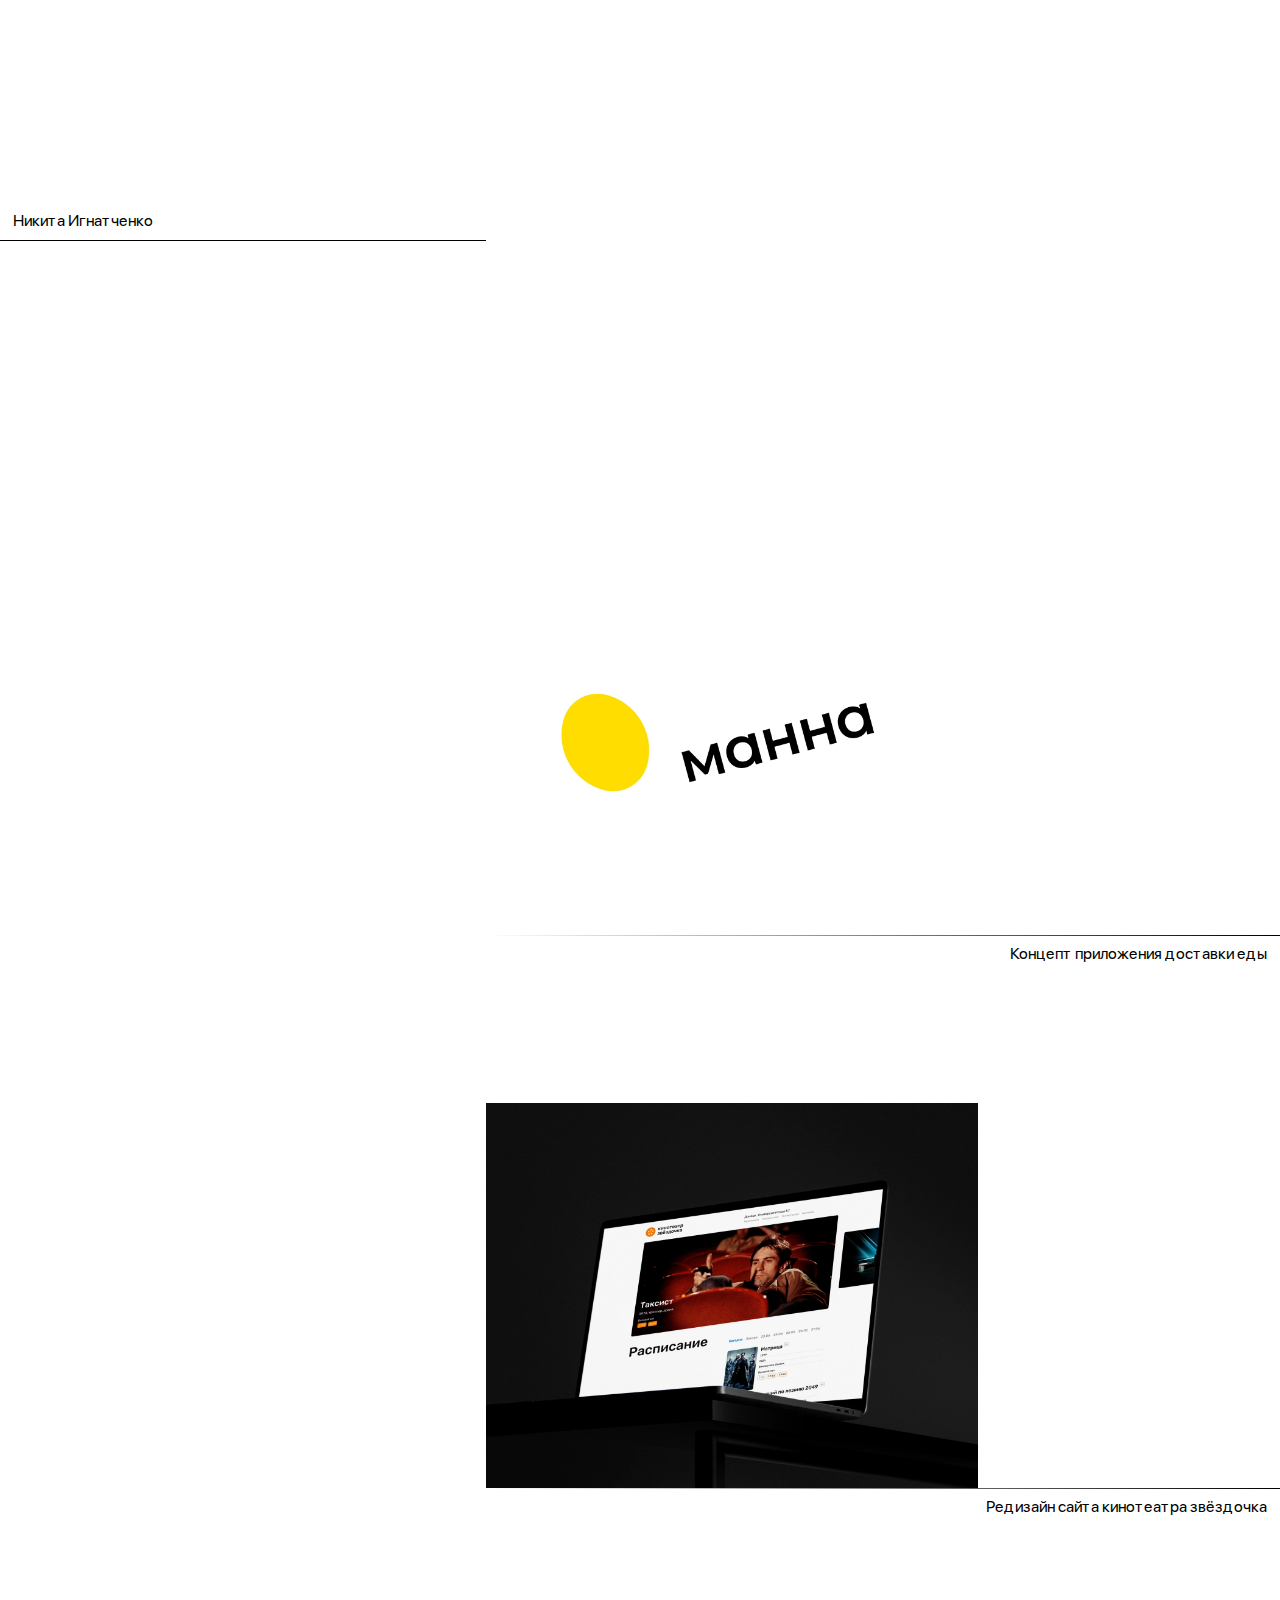
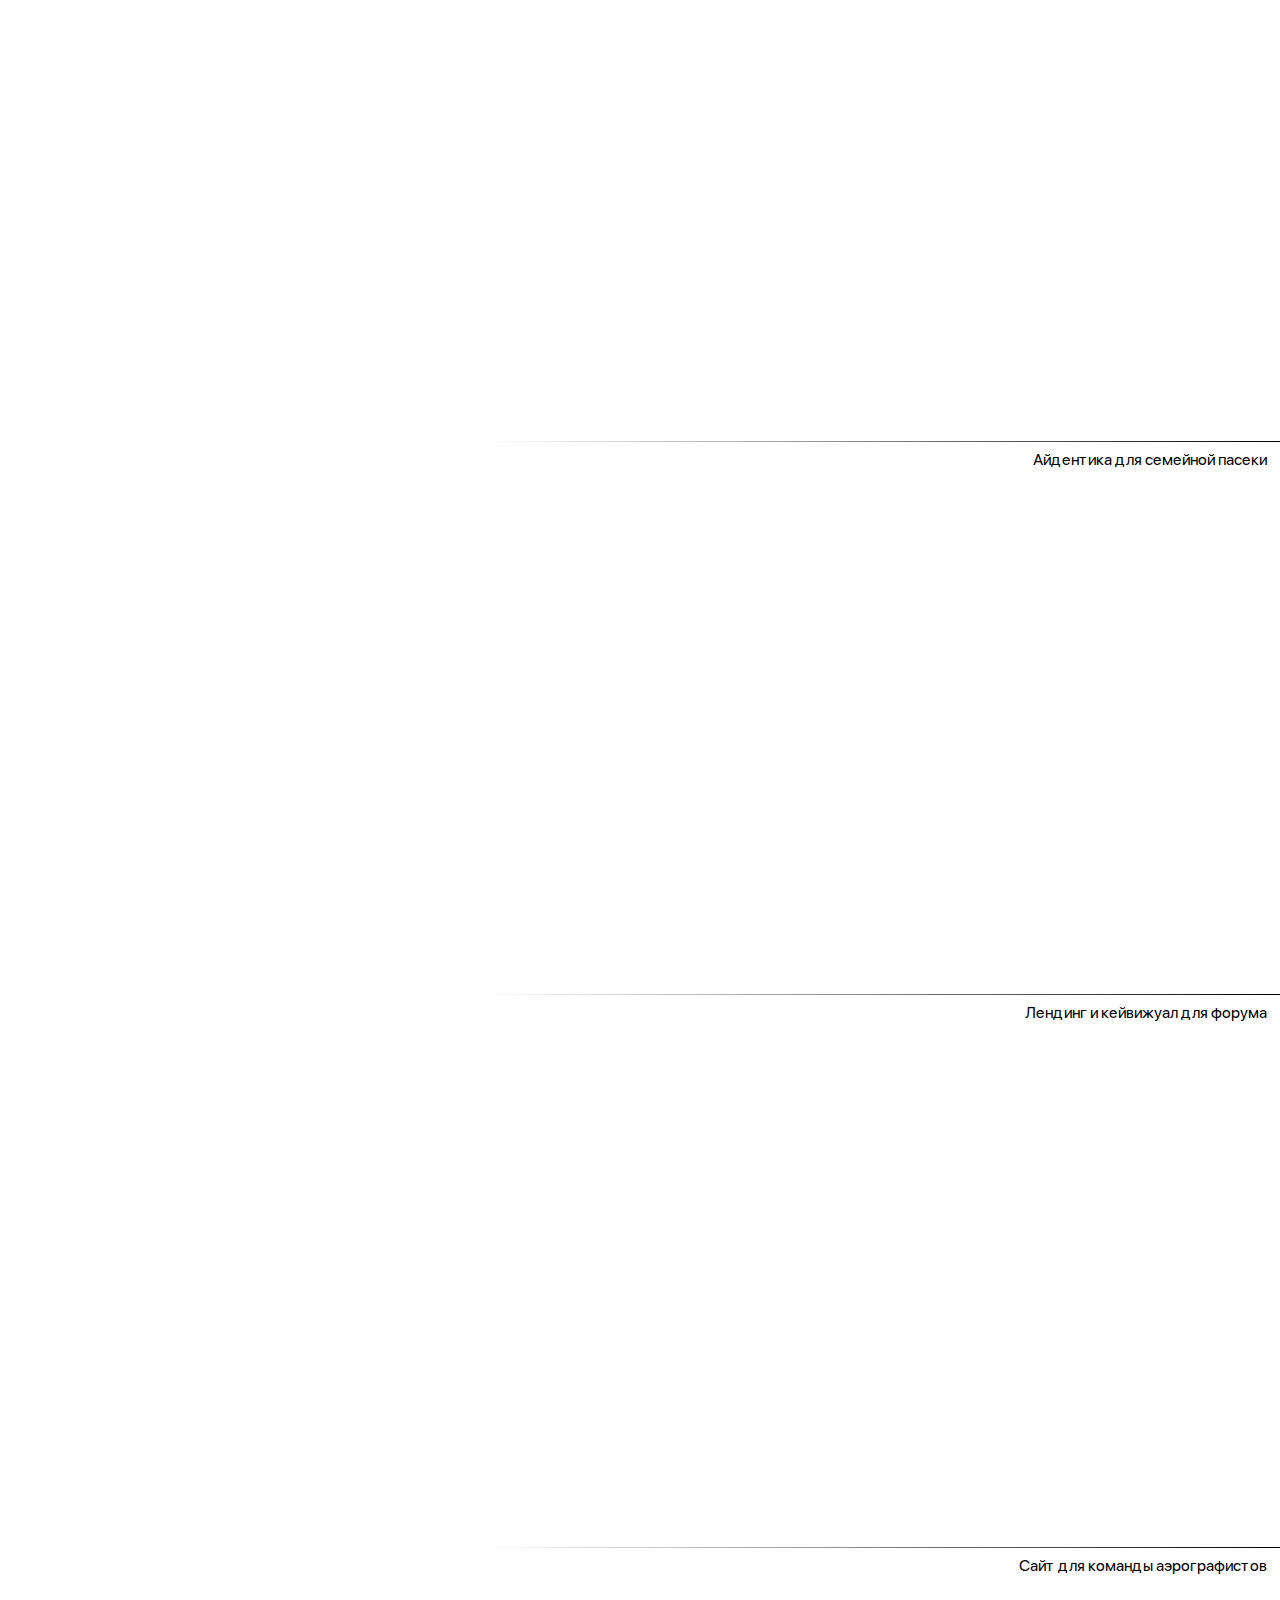
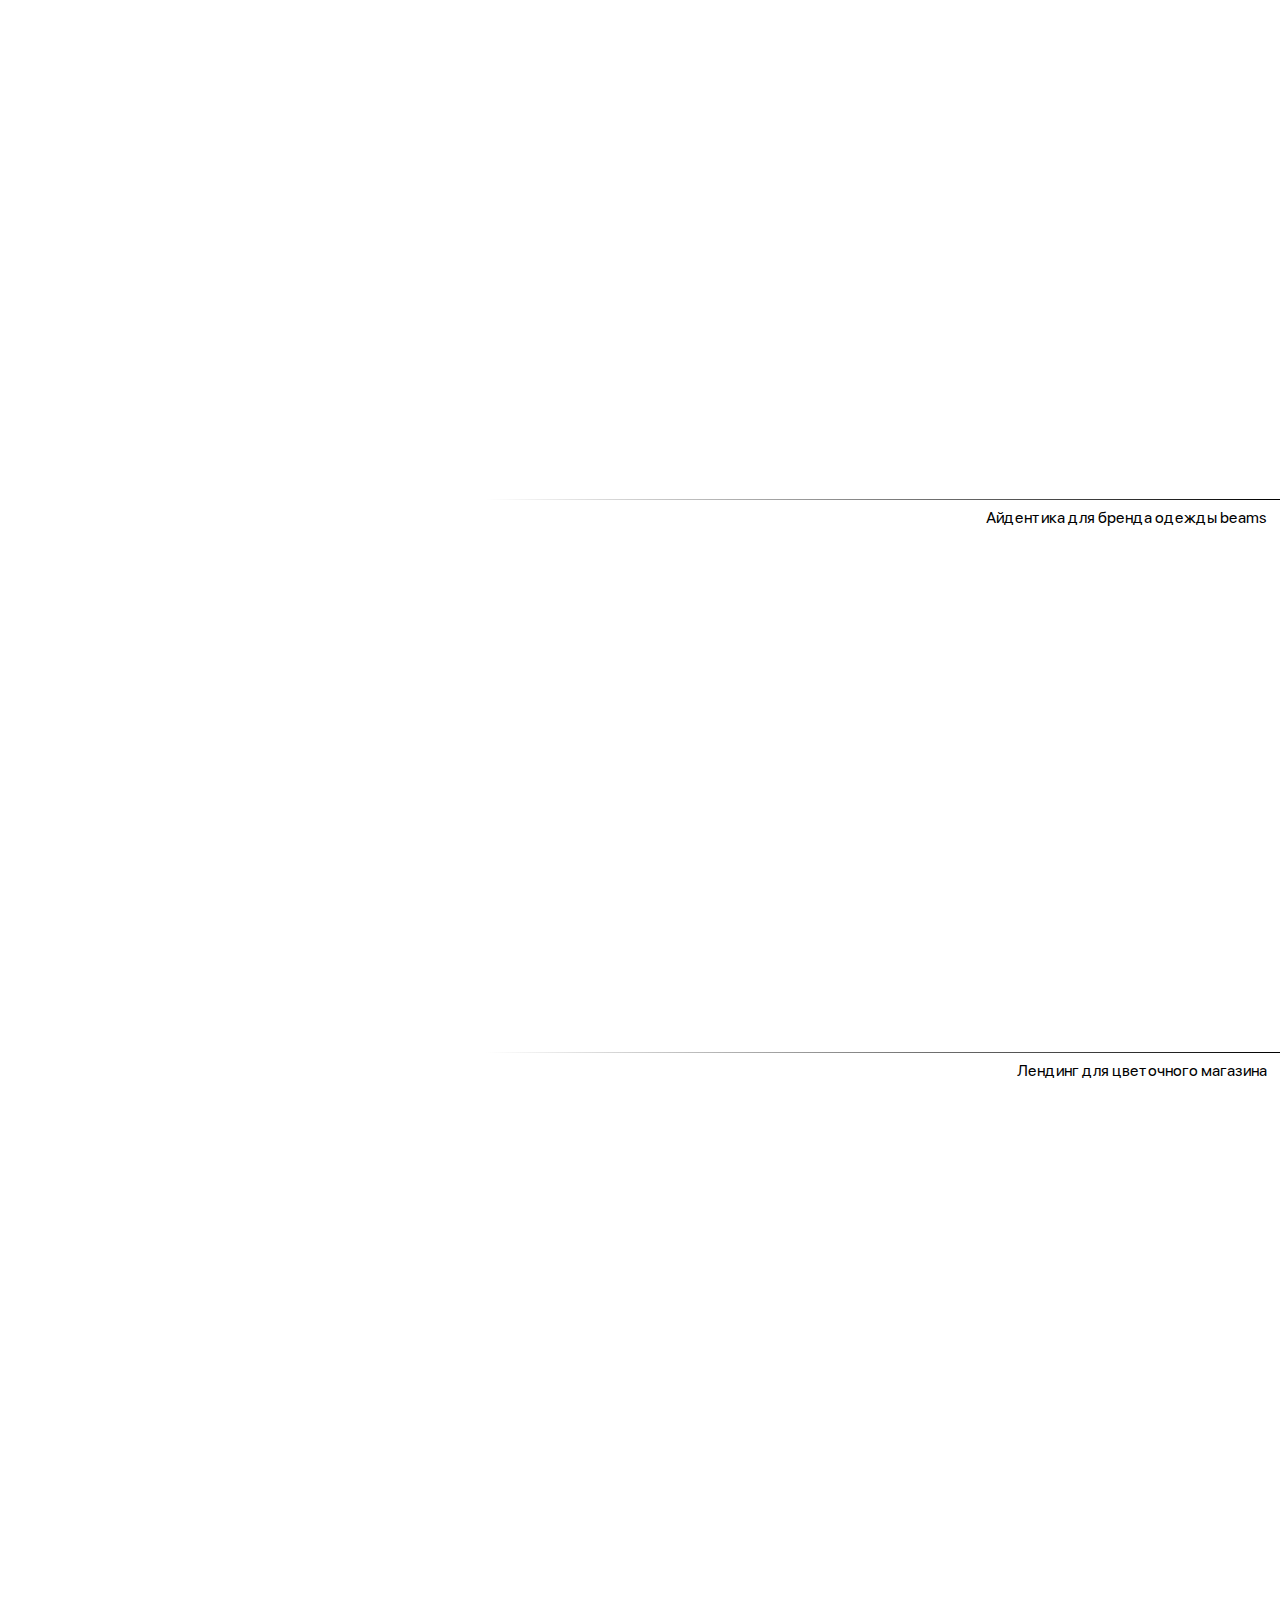
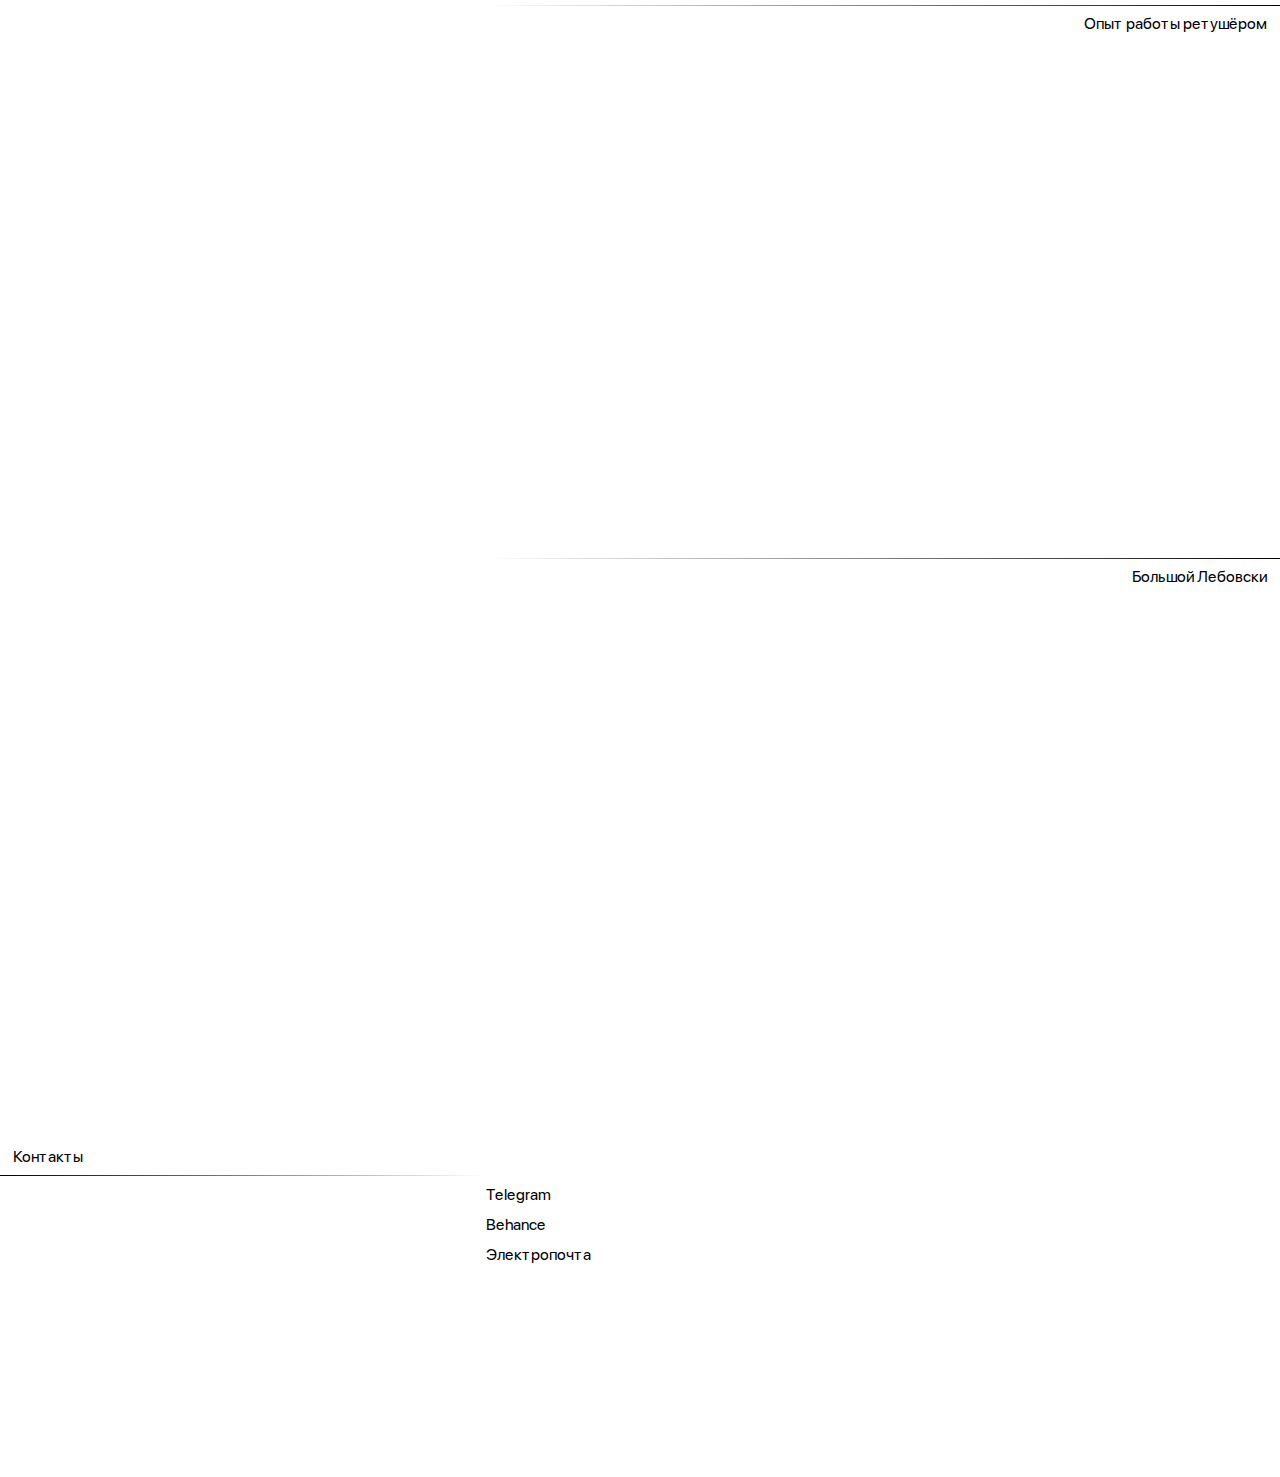
<file: index.html>
<!DOCTYPE html>
<html lang="ru">
<head>
	<meta charset="UTF-8">
	<meta name="viewport" content="width=device-width, initial-scale=1.0"/>
	<link rel="stylesheet" href="main.css">
	<link rel="apple-touch-icon" sizes="180x180" href="favicons/apple-touch-icon.png">
	<link rel="icon" type="image/png" sizes="32x32" href="favicons/favicon-32x32.png">
	<link rel="icon" type="image/png" sizes="16x16" href="favicons/favicon-16x16.png">
	<link rel="mask-icon" href="favicons/safari-pinned-tab.svg" color="#ffffff">
	<link rel="manifest" href="favicons/site.webmanifest">
	<meta name="msapplication-config" content="favicons/browserconfig.xml"/>
	<meta name="msapplication-TileColor" content="#000000"/>
	<meta name="theme-color" content="#000000"/>
	<meta property="og:locale" content="ru-RU"/>
	<meta property="og:type" content="website"/>
	<meta name="description" content="Портфолио"/>
	<meta property='og:title' content="Никита Игнатченко"/>
	<meta property='og:description' content="Портфолио"/>
	<meta property="og:site_name" content="Никита Игнатченко"/>
	<meta property='og:image' content='https://notatikin.github.io/portfolio/favicons/social.jpg'/>
	<meta property='og:url' content='https://notatikin.github.io/portfolio'/>
	<title>Никита Игнатченко</title>
</head>
<body>
	<div class="wrapper">
		<header>
			<h1>Никита Игнатченко</h1>
		</header>
		<main>
			<section class="projects">
				<a class="project" href="manna">
					<img class="cover" data-src="manna/00.webp" src="void.webp" alt="cover">
					<div class="description">
						<h2 class="title">Концепт приложения доставки еды</h2>
					</div>
				</a>
				<a class="project" href="star">
					<img class="cover" data-src="star/00.webp" src="void.webp" alt="cover">
					<div class="description">
						<h2 class="title">Редизайн сайта кинотеатра звёздочка</h2>
					</div>
				</a>
				<a class="project" href="honey">
					<img class="cover" data-src="honey/00.webp" src="void.webp" alt="cover">
					<div class="description">
						<h2 class="title">Айдентика для семейной пасеки</h2>
					</div>
				</a>
				<a class="project" href="microsoft">
					<img class="cover" data-src="microsoft/00.webp" src="void.webp" alt="cover">
					<div class="description">
						<h2 class="title">Лендинг и кейвижуал для форума</h2>
					</div>
				</a>
				<a class="project" href="appi">
					<img class="cover" data-src="appi/00.webp" src="void.webp" alt="cover">
					<div class="description">
						<h2 class="title">Сайт для команды аэрографистов</h2>
					</div>
				</a>
				<a class="project" href="beams">
					<img class="cover" data-src="beams/00.webp" src="void.webp" alt="cover">
					<div class="description">
						<h2 class="title">Айдентика для бренда одежды beams</h2>
					</div>
				</a>
				<a class="project" href="mom">
					<img class="cover" data-src="mom/00.webp" src="void.webp" alt="cover">
					<div class="description">
						<h2 class="title">Лендинг для цветочного магазина</h2>
					</div>
				</a>
				<a class="project" href="retouch">
					<img class="cover" data-src="retouch/00.png" src="void.webp" alt="cover">
					<div class="description">
						<h2 class="title">Опыт работы ретушёром</h2>
					</div>
				</a>
				<a class="project" href="lebowski">
					<img class="cover" data-src="lebowski/00.webp" src="void.webp" alt="cover">
					<div class="description">
						<h2 class="title">Большой Лебовски</h2>
					</div>
				</a>
			</section>
		</main>
		<footer>
			<h3>Контакты</h3>
			<section class="contact">
				<a href="https://t.me/notatikin">Telegram</a>
				<a href="https://behance.net/notatikin">Behance</a>
				<a href="mailto:notatikin@yandex.ru">Электропочта</a>
			</section>
		</footer>
	</div>
	<script src="lazyload.js"></script>
</body>
</html>
</file>
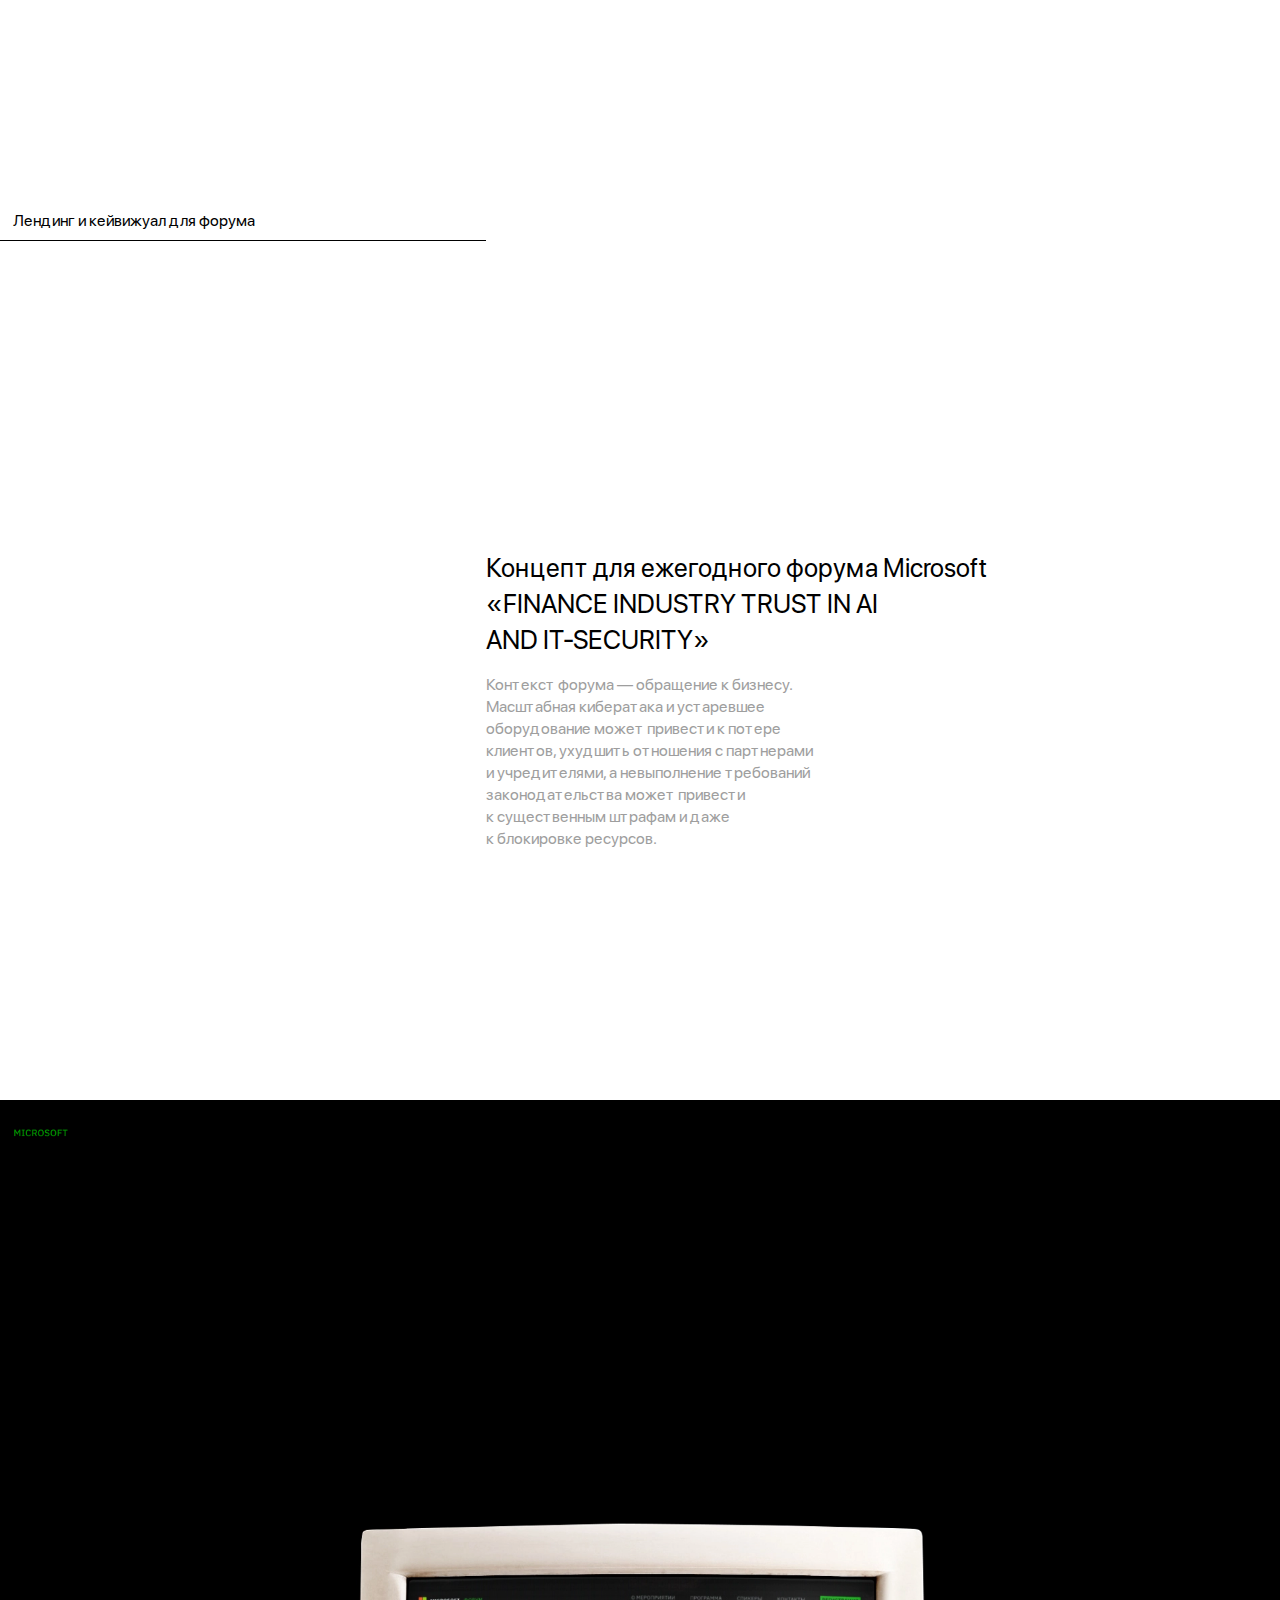
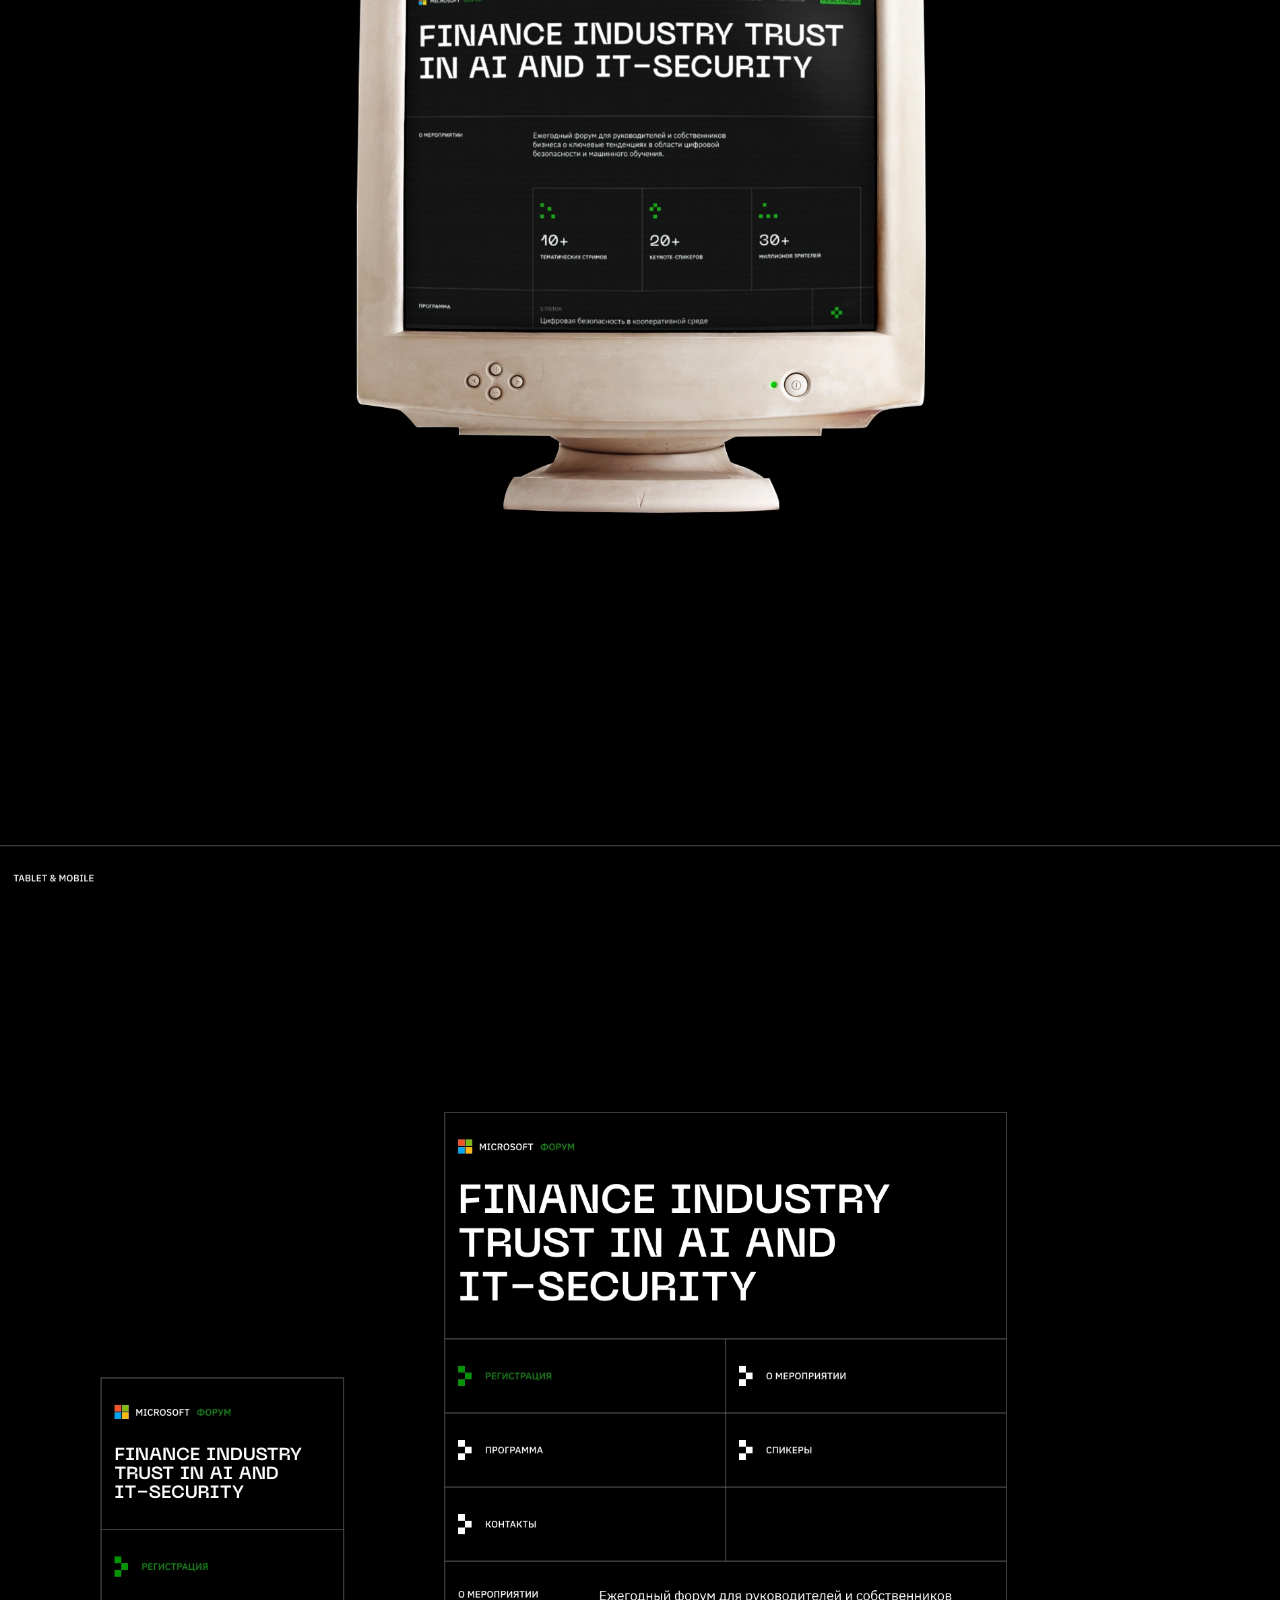
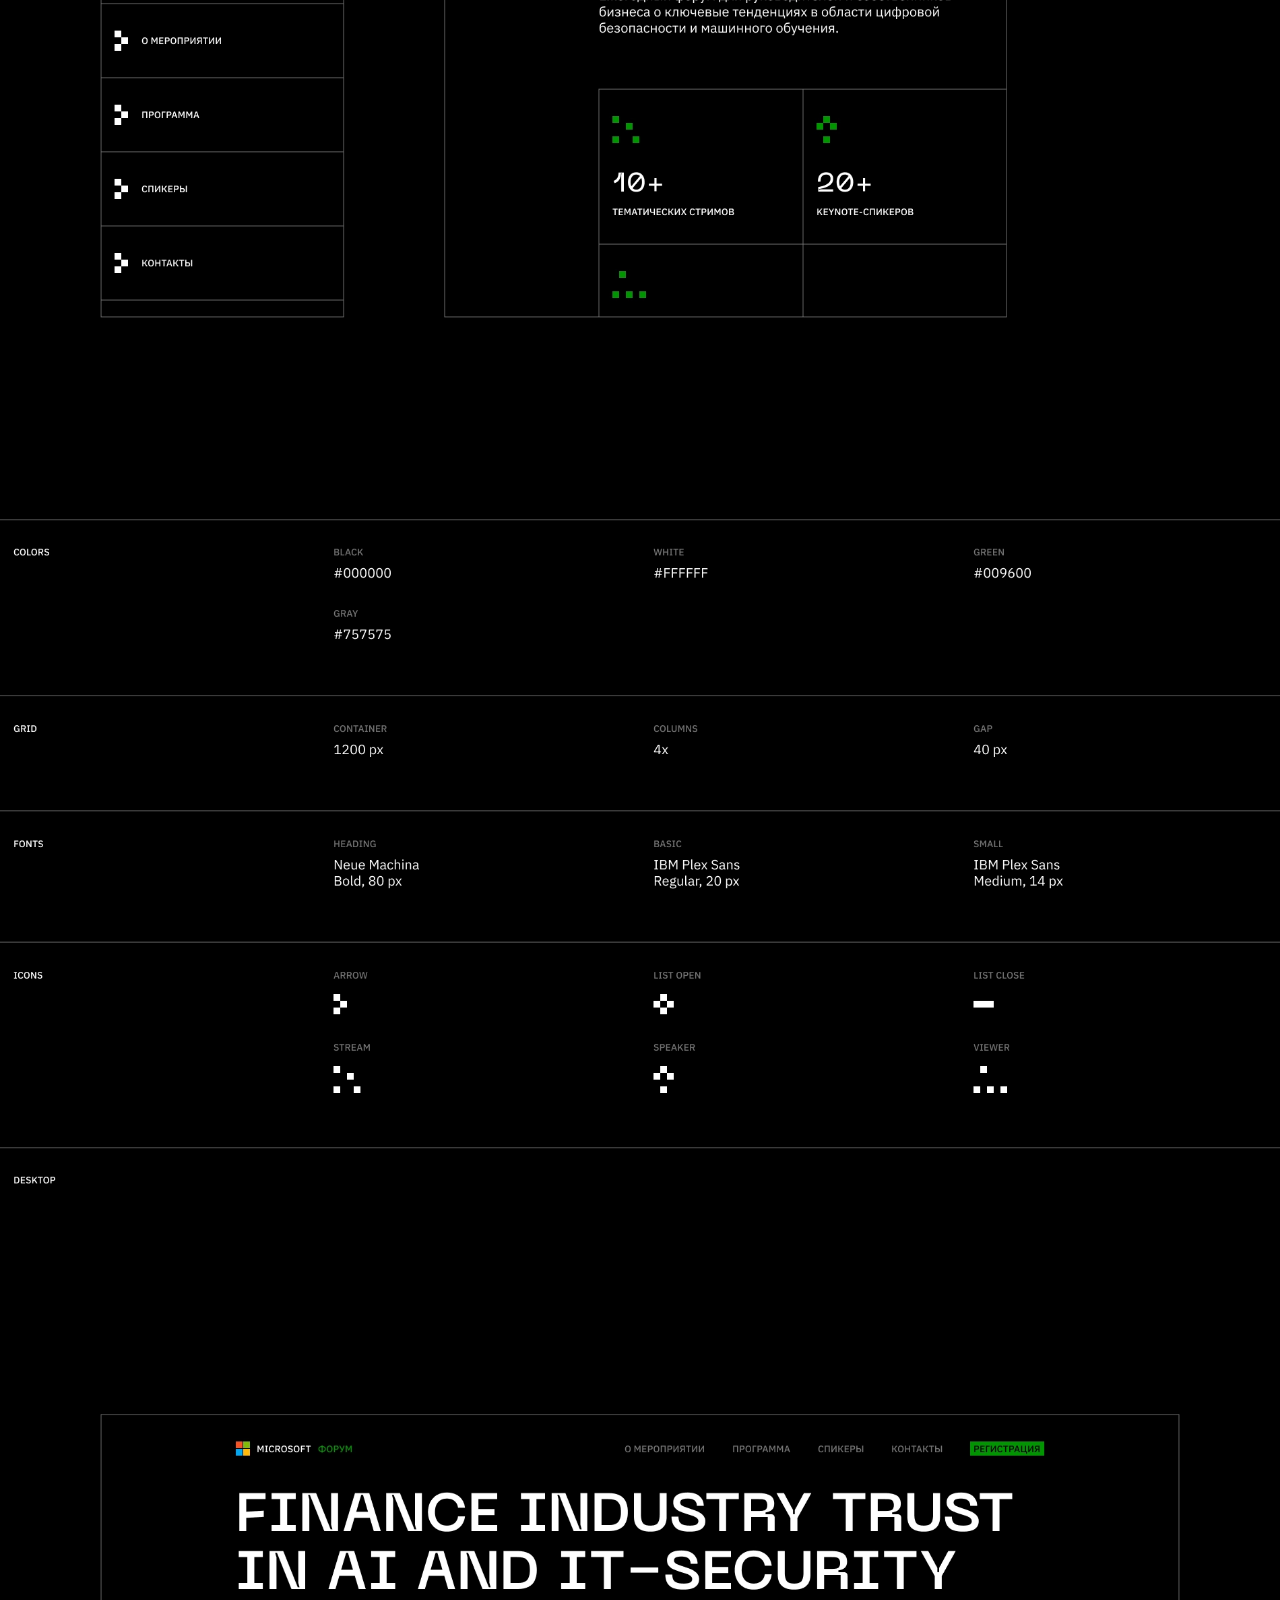
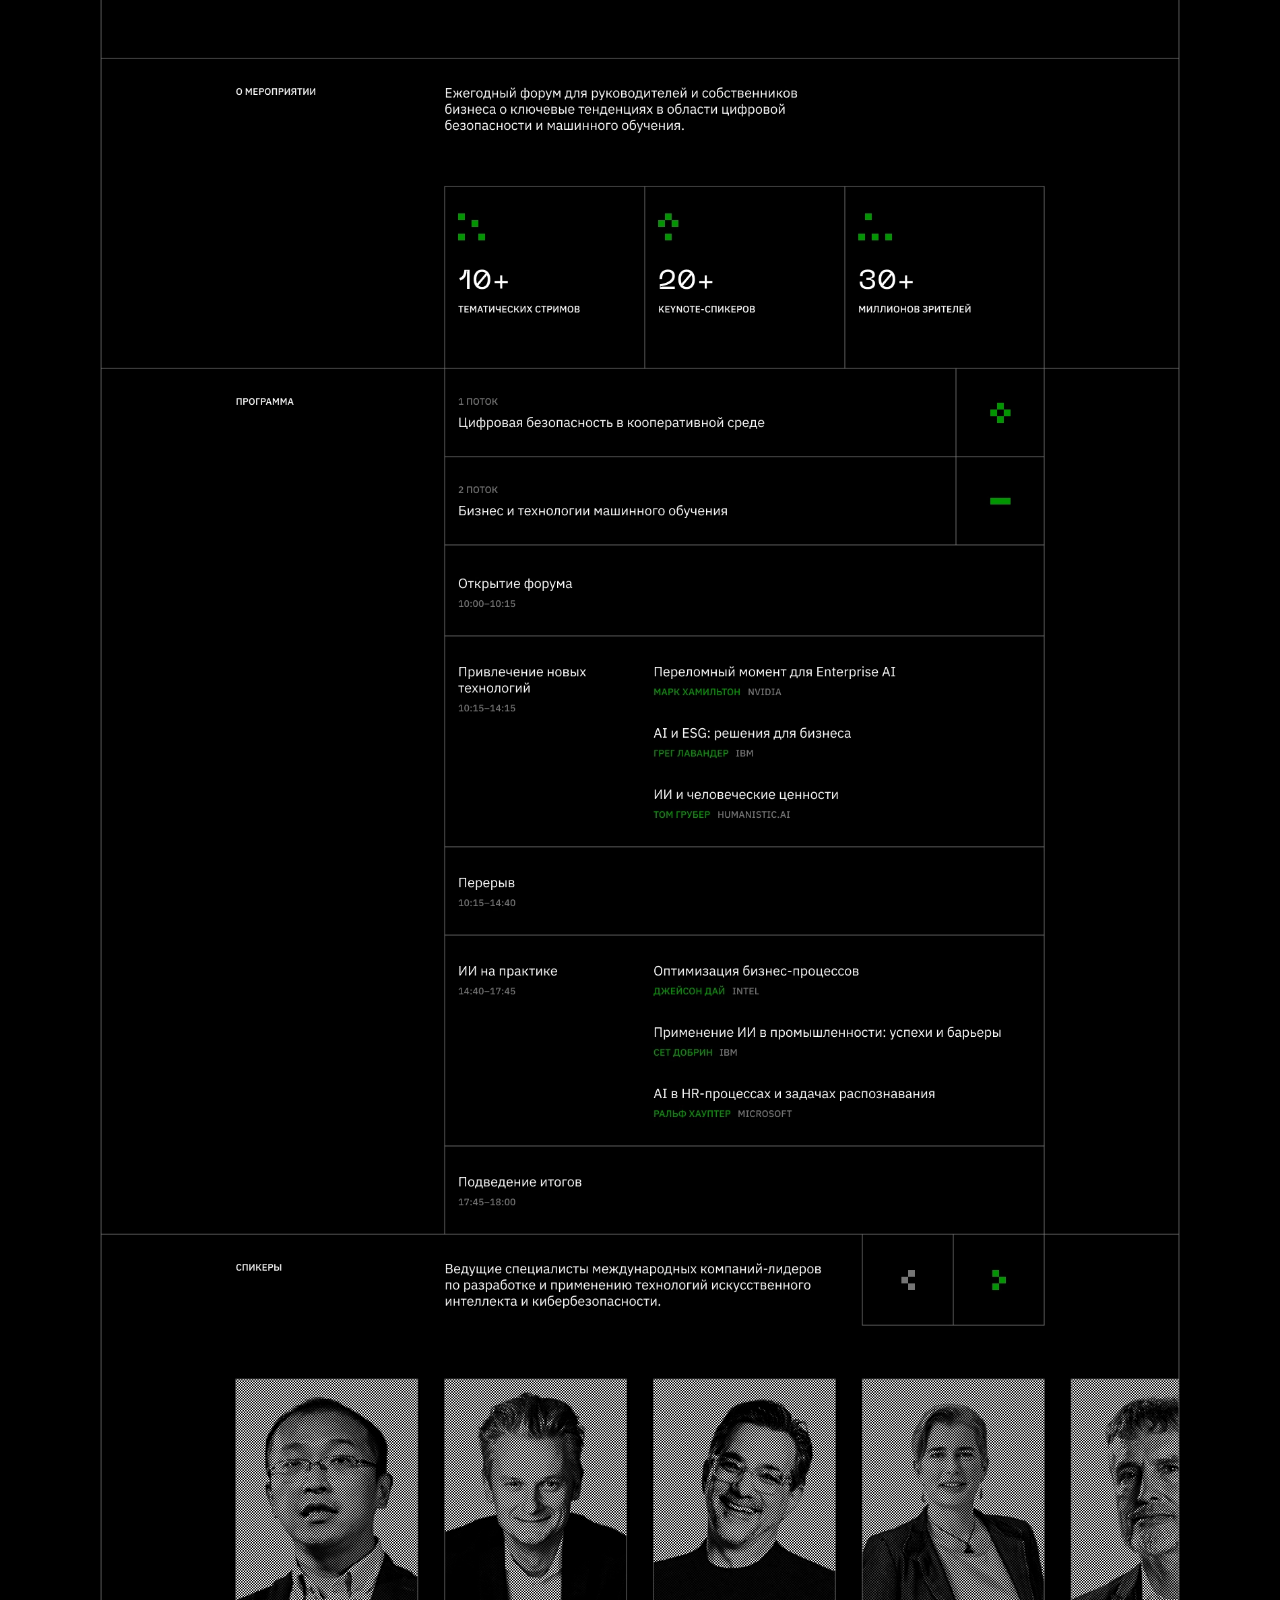
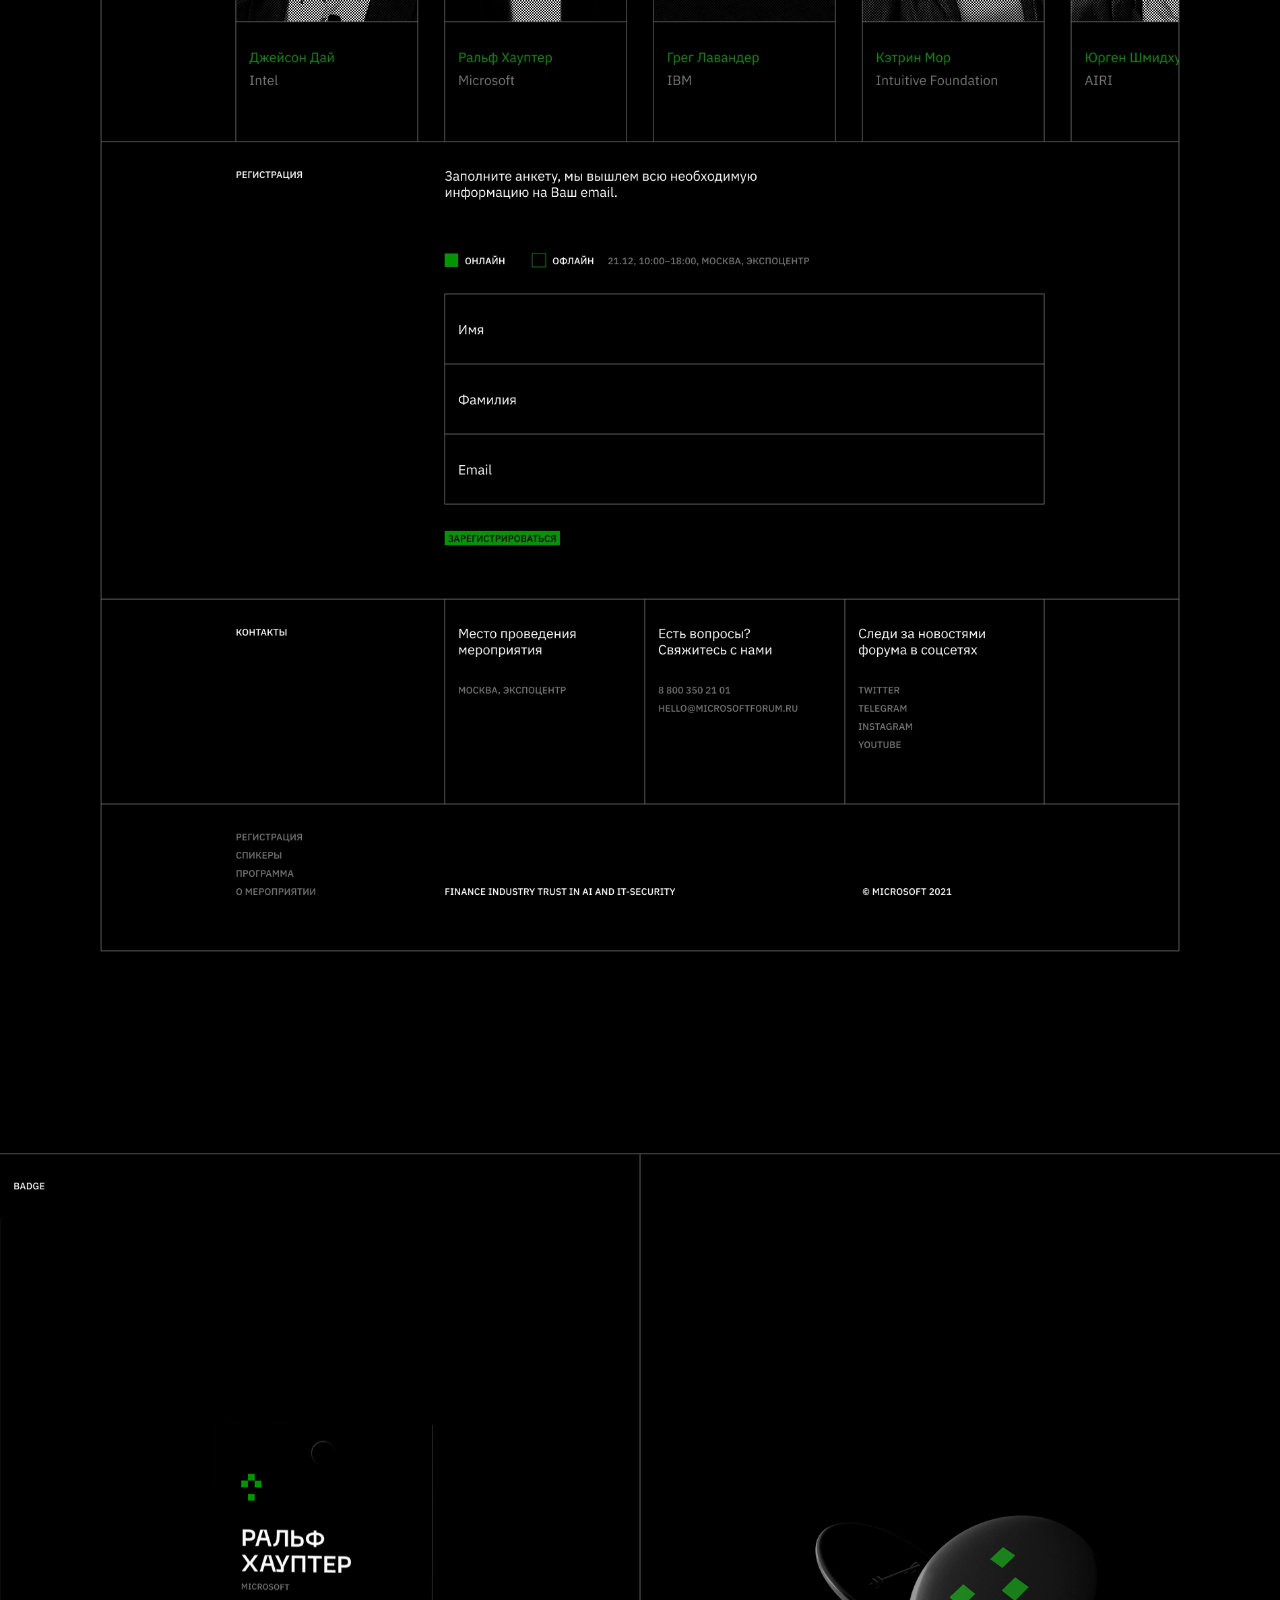
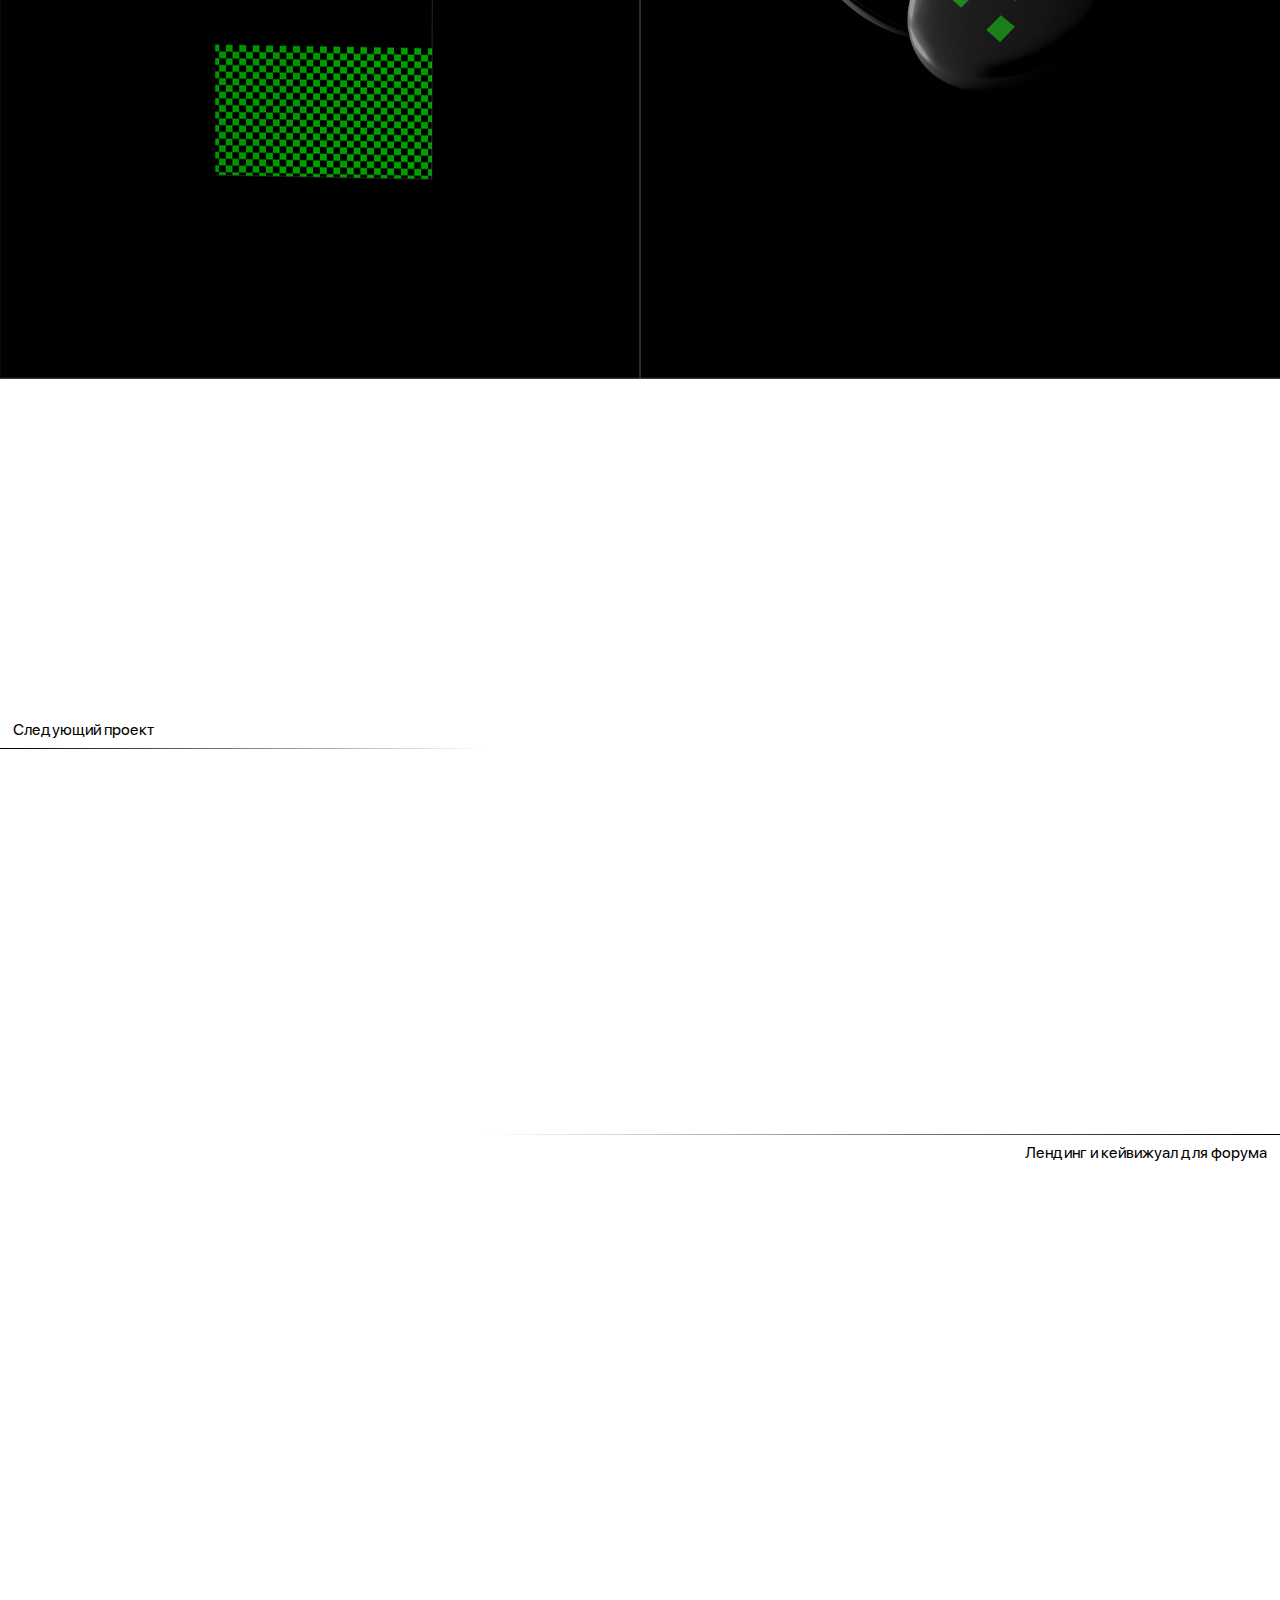
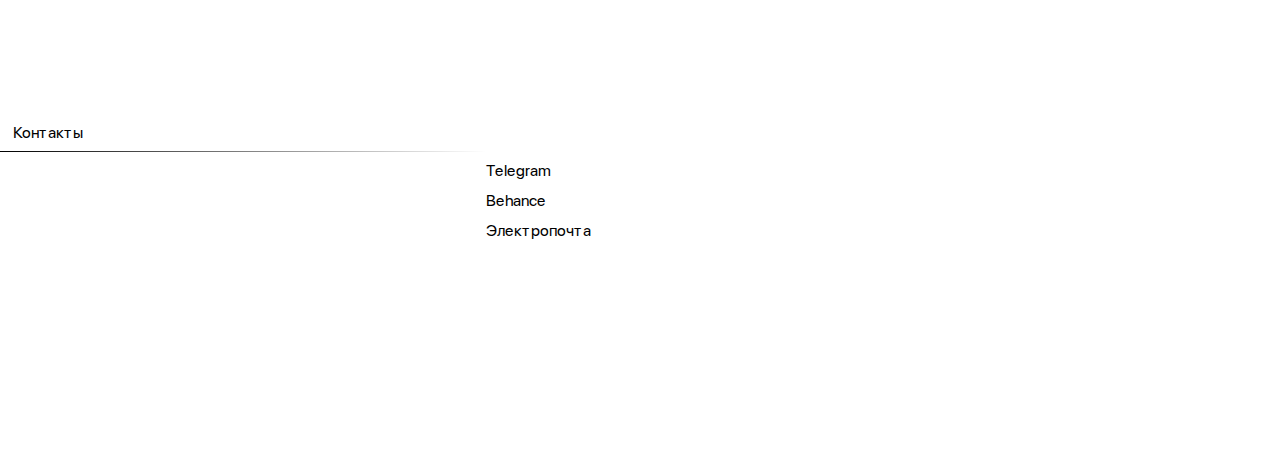
<file: microsoft/index.html>
<!DOCTYPE html>
<html lang="ru">
<head>
	<meta charset="UTF-8">
	<meta name="viewport" content="width=device-width, initial-scale=1.0"/>
	<link rel="stylesheet" href="../main.css">
	<link rel="apple-touch-icon" sizes="180x180" href="../favicons/apple-touch-icon.png">
	<link rel="icon" type="image/png" sizes="32x32" href="../favicons/favicon-32x32.png">
	<link rel="icon" type="image/png" sizes="16x16" href="../favicons/favicon-16x16.png">
	<link rel="mask-icon" href="../favicons/safari-pinned-tab.svg" color="#ffffff">
	<link rel="manifest" href="../favicons/site.webmanifest">
	<meta name="msapplication-config" content="../favicons/browserconfig.xml"/>
	<meta name="msapplication-TileColor" content="#000000"/>
	<meta name="theme-color" content="#000000"/>
	<meta property="og:locale" content="ru-RU"/>
	<meta property="og:type" content="website"/>
	<meta name="description" content="Концепт для ежегодного форума Microsoft «FINANCE INDUSTRY TRUST IN AI AND IT-SECURITY»"/>
	<meta property='og:title' content="Лендинг и кейвижуал для форума"/>
	<meta property='og:description' content="Концепт для ежегодного форума Microsoft «FINANCE INDUSTRY TRUST IN AI AND IT-SECURITY»"/>
	<meta property="og:site_name" content="Лендинг и кейвижуал для форума"/>
	<meta property='og:image' content='https://notatikin.github.io/portfolio/projects/microsoft/00.webp'/>
	<meta property='og:url' content='https://notatikin.github.io/portfolio/projects/microsoft'/>
	<title>Лендинг и кейвижуал для форума</title>
</head>
<body>
	<div class="wrapper">
		<header>
			<h1 class="hidden">Никита Игнатченко</h1>
			<h2>Лендинг и кейвижуал для форума</h2>
		</header>
		<main>
			<section class="project-head">
				<p class="about">
					Концепт для ежегодного форума Microsoft «FINANCE INDUSTRY TRUST IN AI AND IT&#8209;SECURITY»
				</p>
				<p class="caption">
					Контекст форума — обращение к бизнесу. Масштабная кибератака и устаревшее оборудование может привести к потере клиентов, ухудшить отношения с партнерами и учредителями, а невыполнение требований законодательства может привести к существенным штрафам и даже к блокировке ресурсов.
				</p>
			</section>
		</main>
	</div>
	<div class="media" style="background: #000">
		<img data-src="01.gif" src="" alt="Никита Игнатченко">
		<img data-src="02.webp" src="" alt="Никита Игнатченко">
		<img data-src="03.webp" src="" alt="Никита Игнатченко">
		<img data-src="04.gif" src="" alt="Никита Игнатченко">
		<img data-src="05.webp" src="" alt="Никита Игнатченко">
		<img data-src="06.gif" src="" alt="Никита Игнатченко">
	</div>
	<div class="wrapper">
		<h3>Следующий проект</h3>
		<section class="next-project">
			<a class="project" href="../appi">
				<img class="cover" data-src="../appi/00.webp" src="../void.webp" alt="cover">
				<div class="description">
					<h2 class="title">Лендинг и кейвижуал для форума</h2>
				</div>
			</a>
		</section>
		<footer>
			<h3>Контакты</h3>
			<section class="contact">
				<a href="https://t.me/notatikin">Telegram</a>
				<a href="https://behance.net/notatikin">Behance</a>
				<a href="mailto:notatikin@yandex.ru">Электропочта</a>
			</section>
		</footer>
	</div>
	<script src="../lazyload.js"></script>
</body>
</html>
</file>
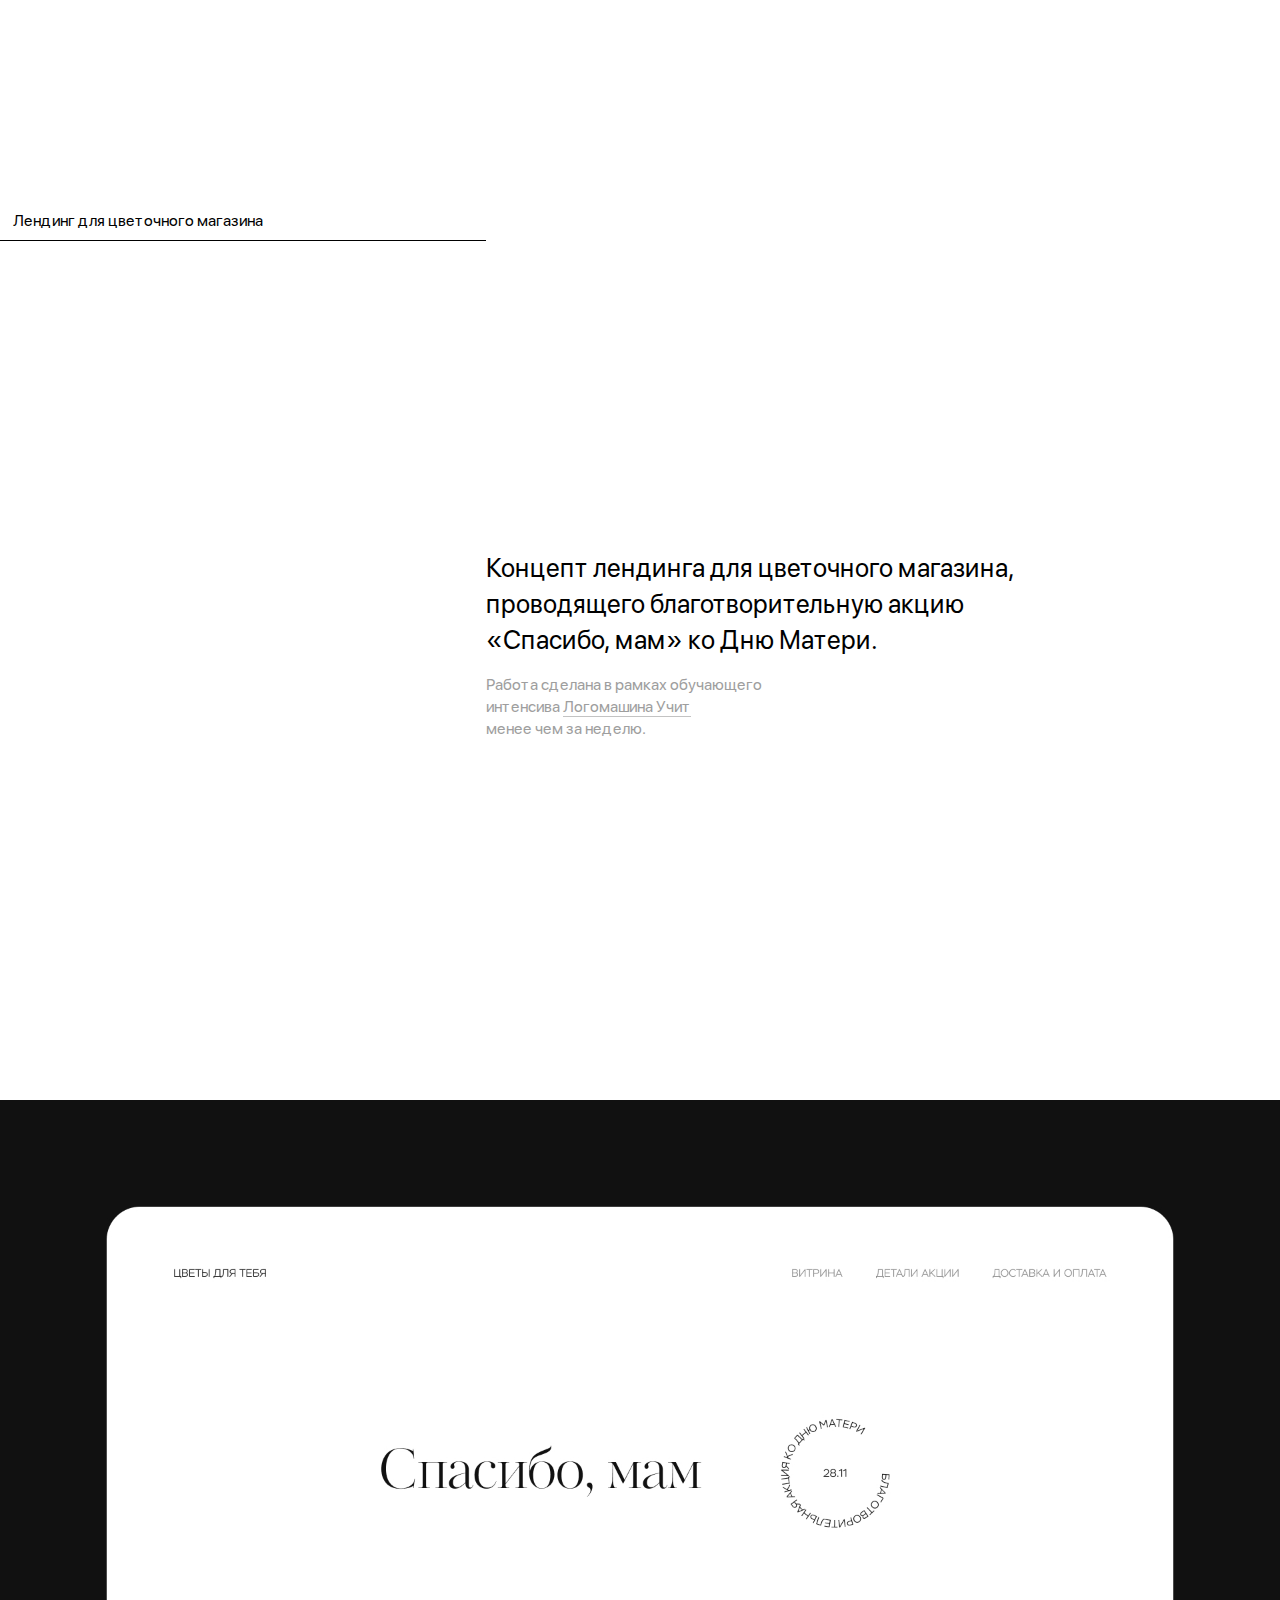
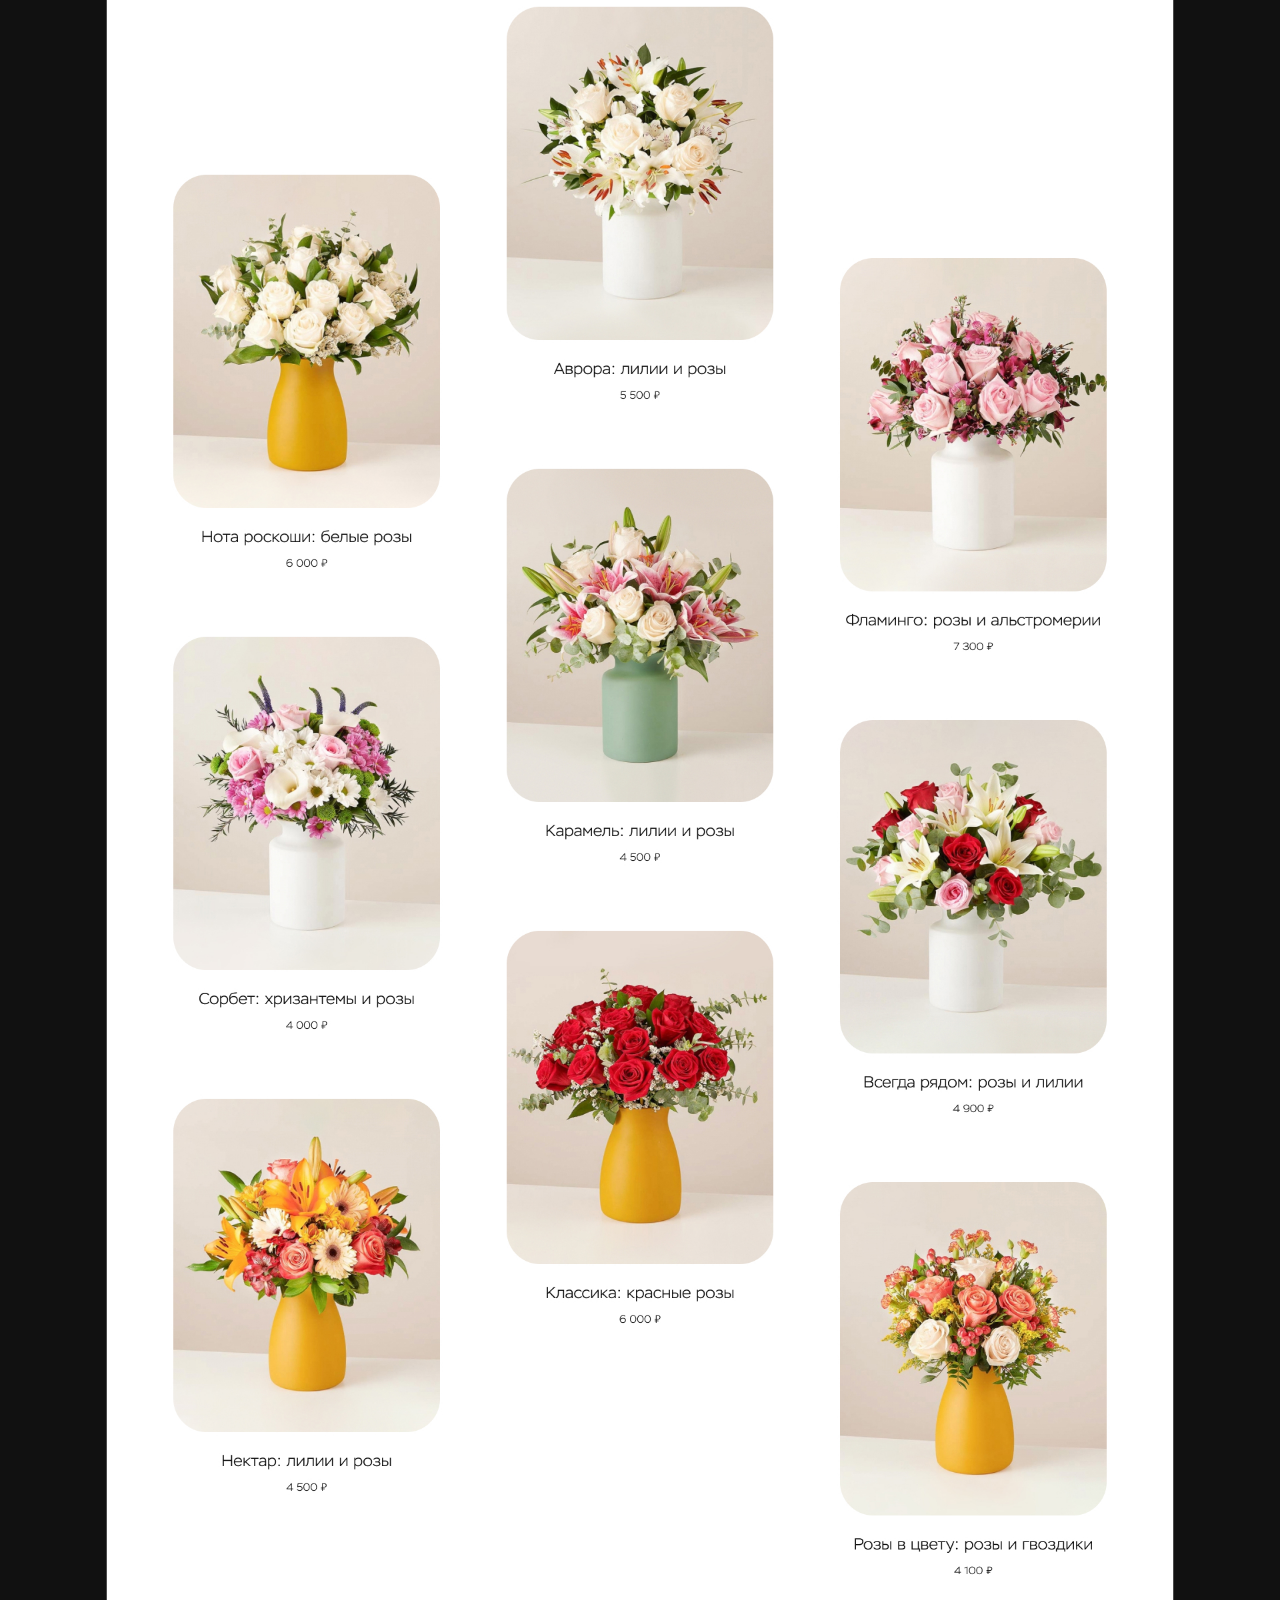
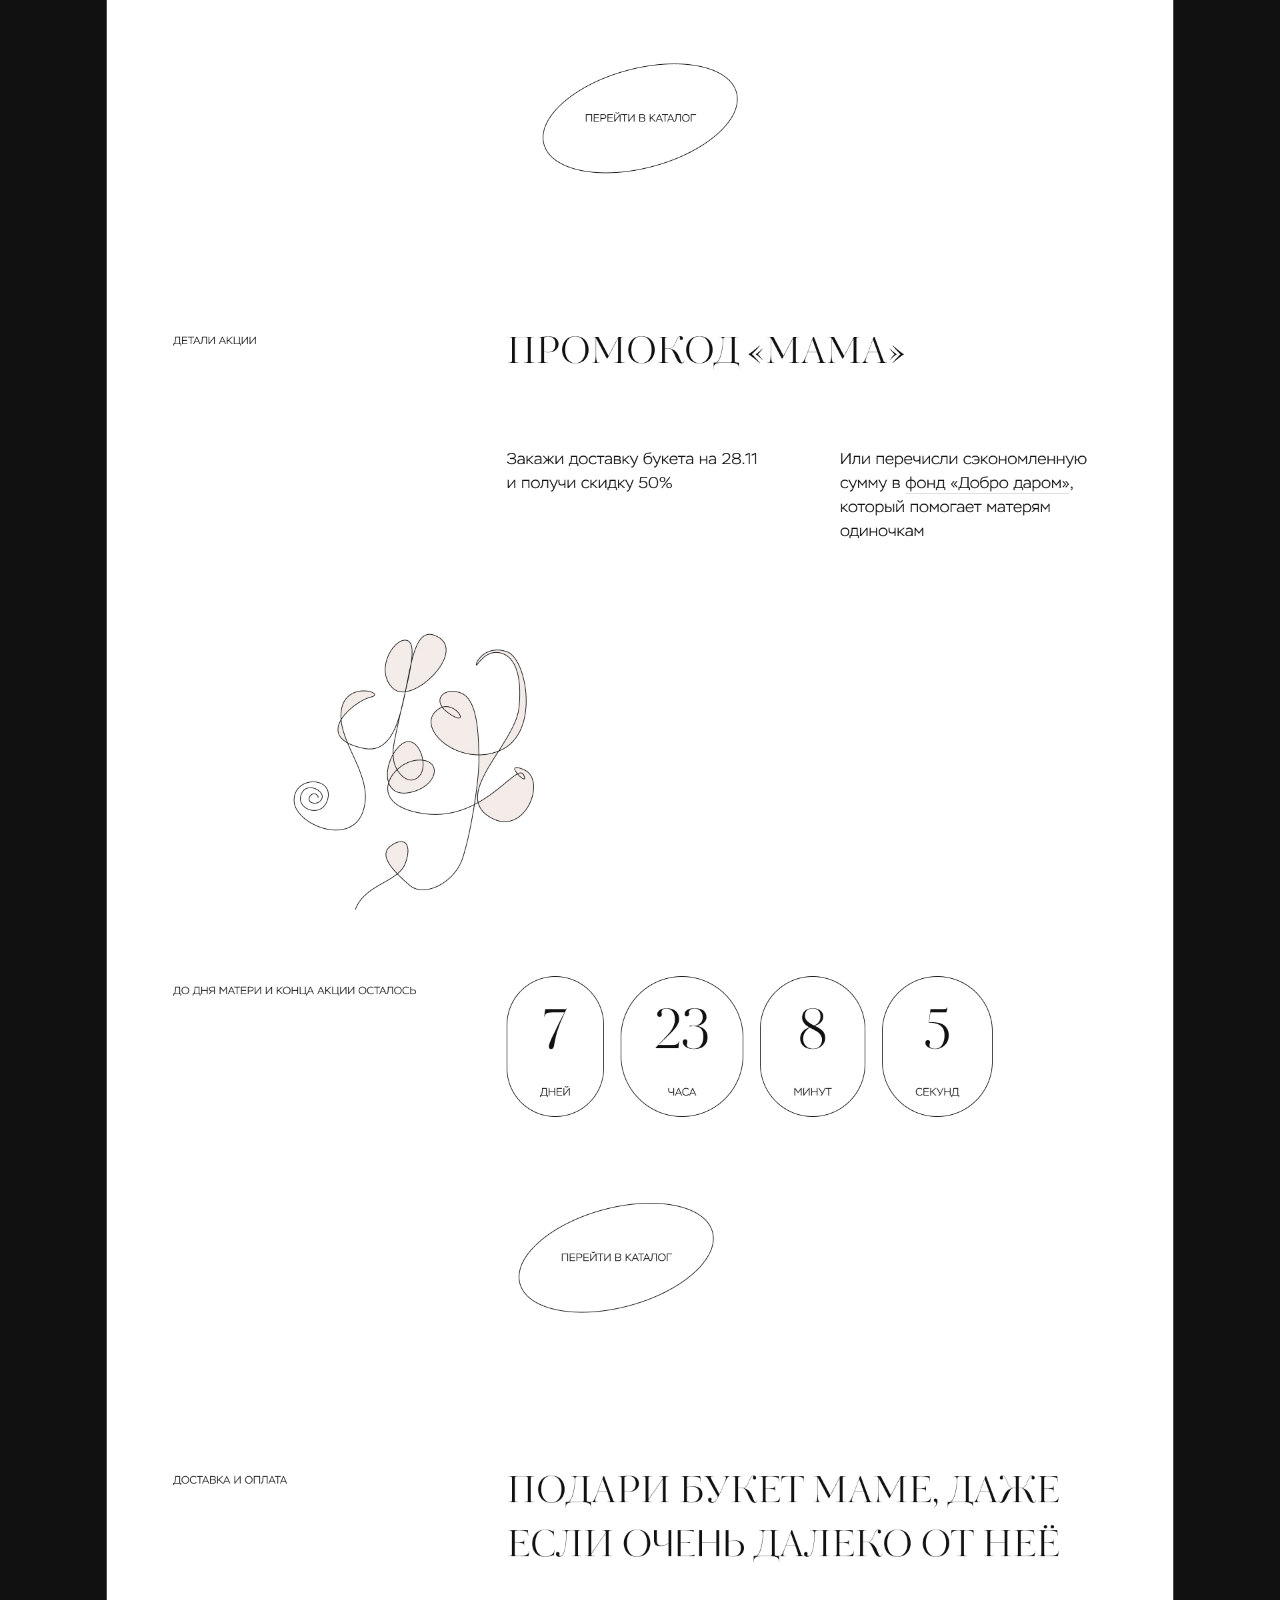
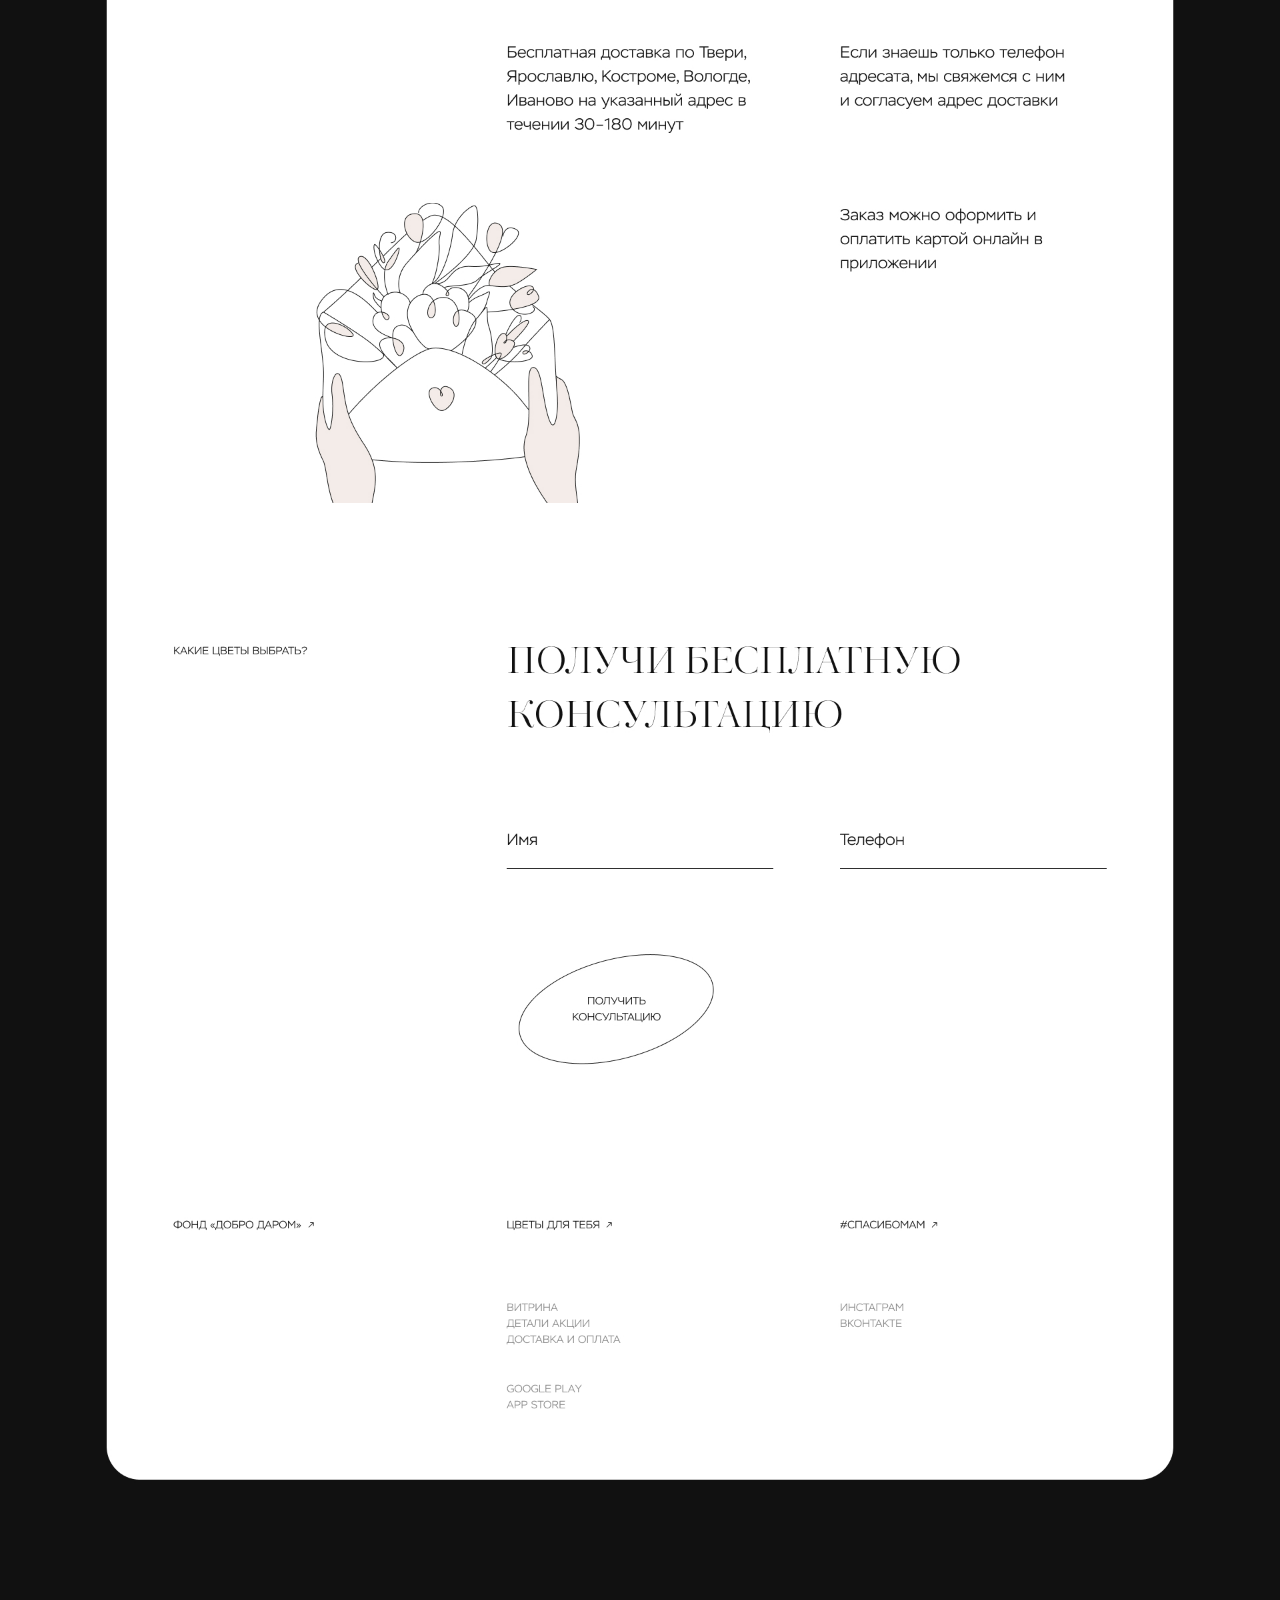
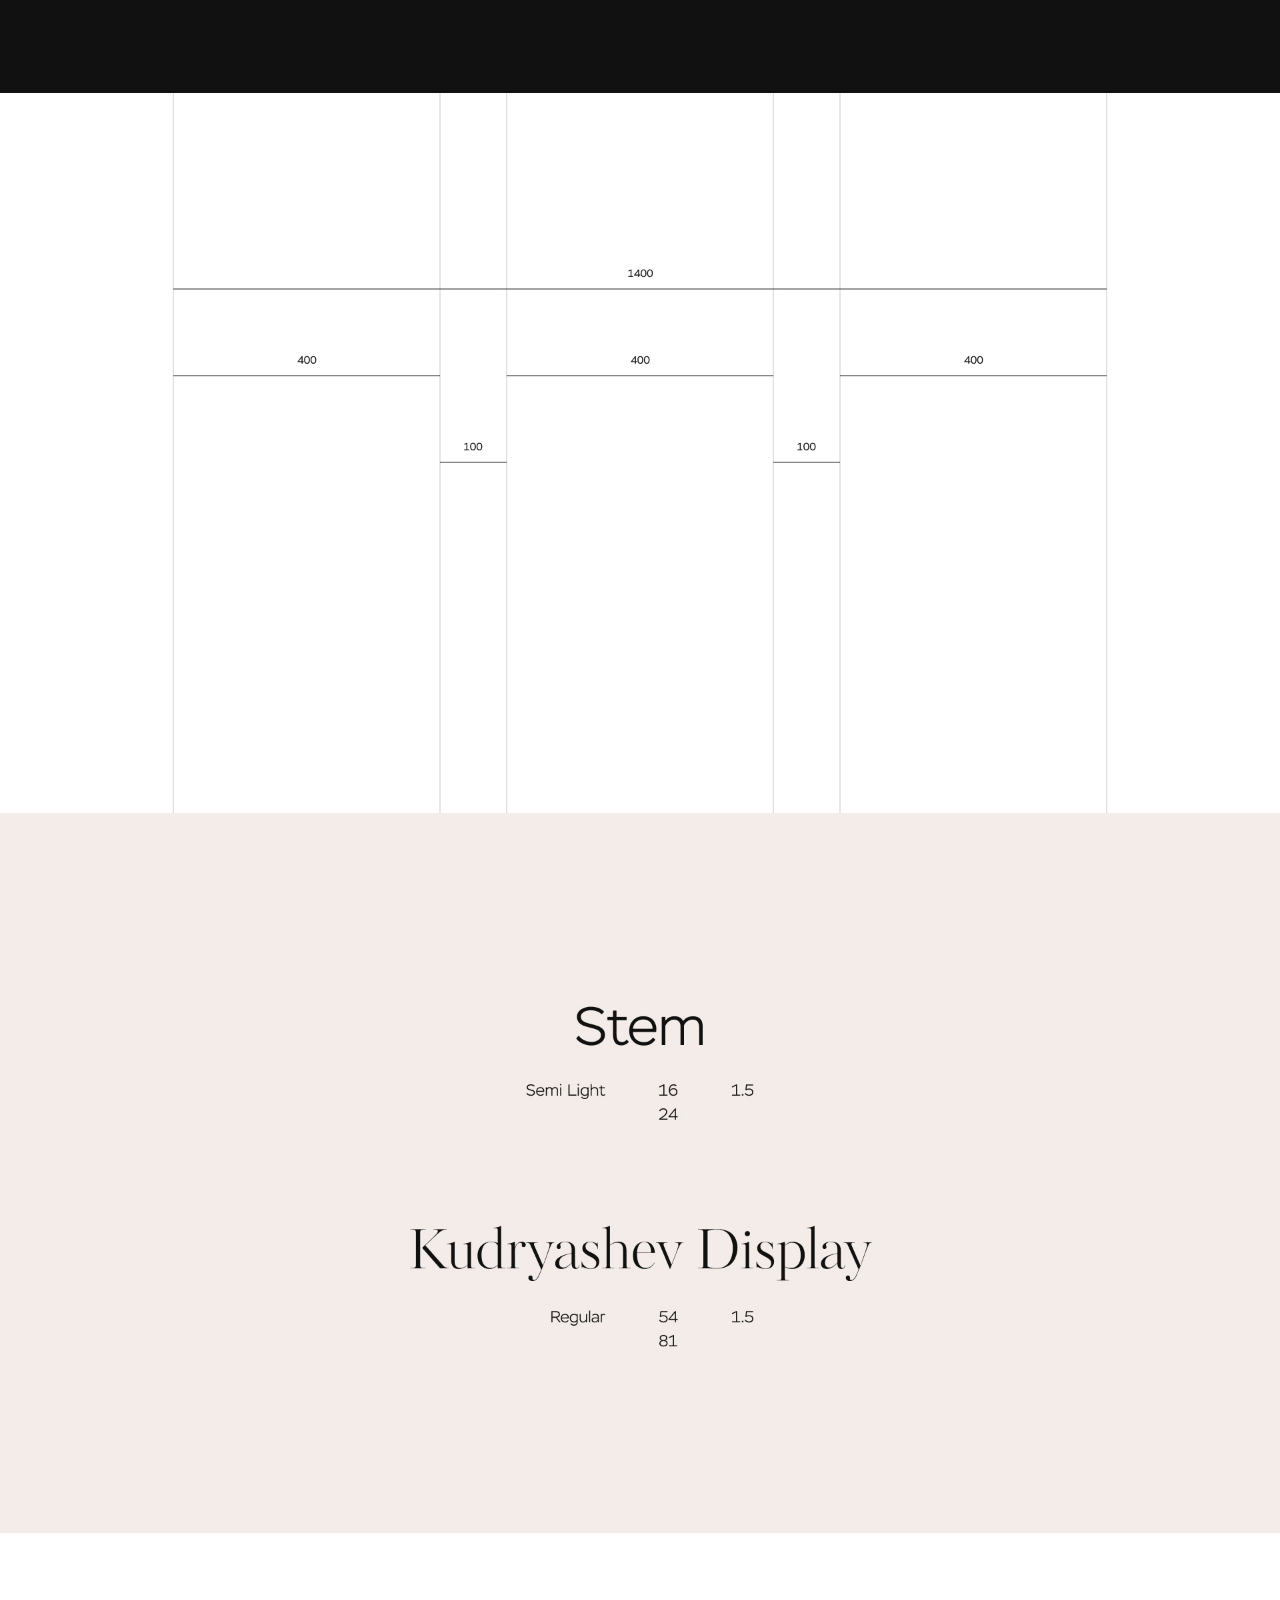
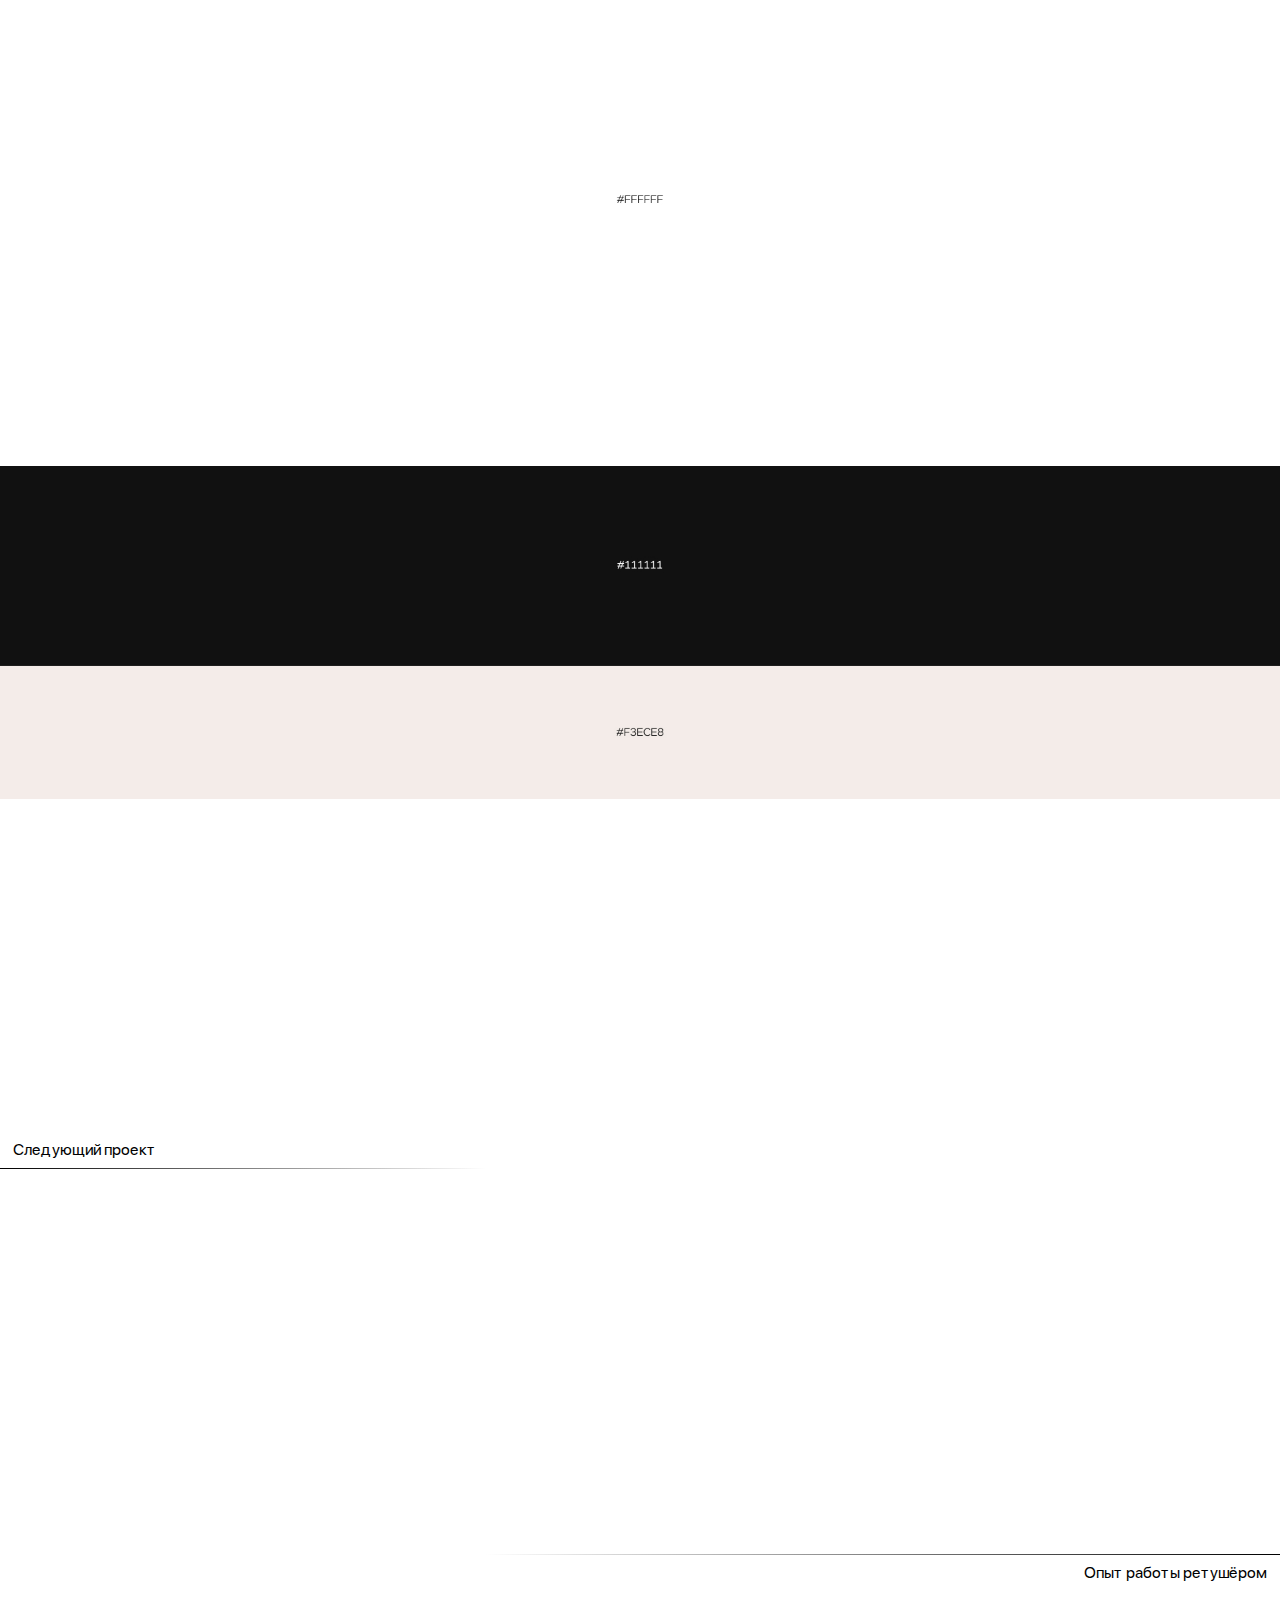
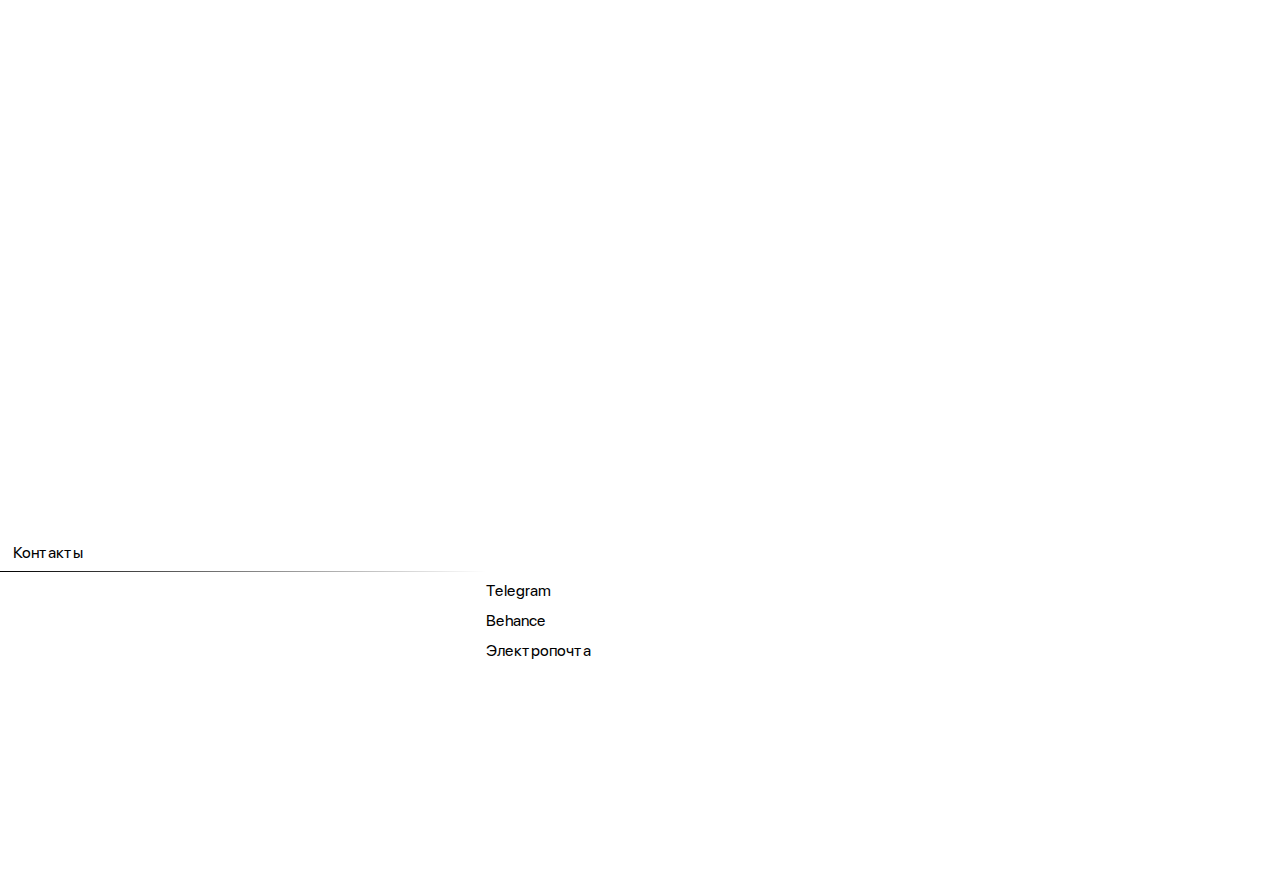
<file: mom/index.html>
<!DOCTYPE html>
<html lang="ru">

<head>
	<meta charset="UTF-8">
	<meta name="viewport" content="width=device-width, initial-scale=1.0" />
	<link rel="stylesheet" href="../main.css">
	<link rel="apple-touch-icon" sizes="180x180" href="../favicons/apple-touch-icon.png">
	<link rel="icon" type="image/png" sizes="32x32" href="../favicons/favicon-32x32.png">
	<link rel="icon" type="image/png" sizes="16x16" href="../favicons/favicon-16x16.png">
	<link rel="mask-icon" href="../favicons/safari-pinned-tab.svg" color="#ffffff">
	<link rel="manifest" href="../favicons/site.webmanifest">
	<meta name="msapplication-config" content="../favicons/browserconfig.xml" />
	<meta name="msapplication-TileColor" content="#000000" />
	<meta name="theme-color" content="#000000" />
	<meta property="og:locale" content="ru-RU" />
	<meta property="og:type" content="website" />
	<meta name="description"
		content="Концепт лендинга для цветочного магазина, проводящего благотворительную акцию «Спасибо, мам» ко Дню Матери." />
	<meta property='og:title' content="Лендинг для цветочного магазина" />
	<meta property='og:description'
		content="Концепт лендинга для цветочного магазина, проводящего благотворительную акцию «Спасибо, мам» ко Дню Матери." />
	<meta property="og:site_name" content="Лендинг для цветочного магазина" />
	<meta property='og:image' content='https://notatikin.github.io/portfolio/projects/mom/00.webp' />
	<meta property='og:url' content='https://notatikin.github.io/portfolio/projects/mom' />
	<title>Лендинг для цветочного магазина</title>
</head>

<body>
	<div class="wrapper">
		<header>
			<h1 class="hidden">Никита Игнатченко</h1>
			<h2>Лендинг для цветочного магазина</h2>
		</header>
		<main>
			<section class="project-head">
				<p class="about">
					Концепт лендинга для цветочного магазина, проводящего благотворительную акцию «Спасибо, мам» ко Дню
					Матери.
				</p>
				<p class="caption">
					Работа сделана в рамках обучающего интенсива <a
						href="https://www.instagram.com/logomachine_education" target="_blank"
						rel="noreferrer">Логомашина Учит</a> менее чем за неделю.
				</p>
			</section>
		</main>
	</div>
	<div class="media">
		<img data-src="01.webp" src="" alt="Никита Игнатченко">
		<img data-src="02.webp" src="" alt="Никита Игнатченко">
		<img data-src="03.webp" src="" alt="Никита Игнатченко">
		<img data-src="04.webp" src="" alt="Никита Игнатченко">
	</div>
	<div class="wrapper">
		<h3>Следующий проект</h3>
		<section class="next-project">
			<a class="project" href="../retouch">
				<img class="cover" data-src="../retouch/00.png" src="../void.webp" alt="cover">
				<div class="description">
					<h2 class="title">Опыт работы ретушёром</h2>
				</div>
			</a>
		</section>
		<footer>
			<h3>Контакты</h3>
			<section class="contact">
				<a href="https://t.me/notatikin">Telegram</a>
				<a href="https://behance.net/notatikin">Behance</a>
				<a href="mailto:notatikin@yandex.ru">Электропочта</a>
			</section>
		</footer>
	</div>
	<script src="../lazyload.js"></script>
</body>

</html>
</file>
<file: main.css>
:root{--white:#FFFFFF;--black:#000000;--gray:#9E9E9E;--light-gray:#C3C3C3;--cubic:cubic-bezier(0,0.55,0.45,1)}@font-face{font-family:'SF';src:url('./fonts/SF.woff2')format('woff2');font-weight:400;font-style:normal;font-display:swap}@keyframes inception{from{transform:translateY(30px);opacity:0}to{transform:initial;opacity:1}}@keyframes vector{from{transform:scale(0)}to{transform:scale(1)}}*,::after,::before{margin:0;padding:0;box-sizing:border-box;color:var(--black);font-family:inherit;font-style:normal;font-weight:400;text-decoration:none;list-style:none;outline:0;border:none;-webkit-tap-highlight-color:transparent;-webkit-font-smoothing:antialiased;-moz-osx-font-smoothing:grayscale}::selection{background:var(--black);color:var(--white)}html{font-family:'SF',-apple-system,BlinkMacSystemFont,sans-serif;padding:210px 0}a:not(.caption a),img,video{display:block}img{opacity:0;transition:opacity .62s var(--cubic)}img.loaded{opacity:1}body{animation:inception .62s var(--cubic)}img,video{-webkit-user-select:none;-moz-user-select:none;user-select:none;pointer-events:none}H1,H2,H3,p,a{font-size:16px;line-height:1.38}header,h3,.about{max-width:550px}header::before,header::after,h3::before,.description::before,.media::before,.media::after{content:'';position:absolute;right:0;transition:transform 1s var(--cubic)}header::before,h3::before,.description::before,.media::before,.media::after{height:1px;left:0}header,h3,.description{position:relative}header::before,header::after{top:30px}header::after,h3::before{bottom:0}section,.description{padding-left:550px}.wrapper{max-width:1440px;margin:0 auto}header{height:340px}header::before,h3::before,.description::before{transform-origin:left}header::before,h3::before,.media::before,.media::after{animation:vector .62s var(--cubic)}.media::before,.media::after{animation-delay:1s}.media::before{top:0}.media::after{bottom:0}header::before,.media::before,.media::after{background:var(--black)}header::after{width:1px;background:linear-gradient(180deg,var(--black),var(--white));animation:vector 1s var(--cubic);animation-delay:.62s;transform-origin:top}header::after,.media::before,.media::after{animation-fill-mode:forwards;transform:scale(0)}footer{margin-top:550px}.cover{width:550px}.description::before{background:linear-gradient(-90deg,var(--black),var(--white));transform:scaleX(1)}.project:not(:last-child){margin-bottom:130px}.project:hover .description::before,footer:hover h3::before{transform:scaleX(0);transform-origin:right}.title{text-align:right;padding:8px 0}footer a{margin-top:8px}h3{height:30px}h3::before{background:linear-gradient(90deg,var(--black),var(--white))}.media *{width:100%}.project-head{min-height:550px;padding-bottom:210px}.about{font-size:26px}.caption,.caption a{color:var(--gray)}.caption{max-width:340px;margin-top:16px}.caption a{border-bottom:1px solid var(--light-gray)}.media{margin-bottom:340px;position:relative}.hidden{display:none;visibility:hidden}@media(max-width:1440px){h1,header>h2,h3{padding-left:13px}.title,.project-head{padding-right:13px}header,h3{max-width:38%}section{padding-left:38%}.cover{width:62%}.description{padding-left:62%}}@media(max-width:890px){header,h3{max-width:100%}header::before{background:linear-gradient(90deg,var(--black),var(--white))}header::after{display:none}.projects,.next-project{padding-left:0}.project-head{padding:0 13px}.cover{width:62%}.contact{padding-left:62%;padding-right:13px}.contact a{text-align:right}}
</file>
